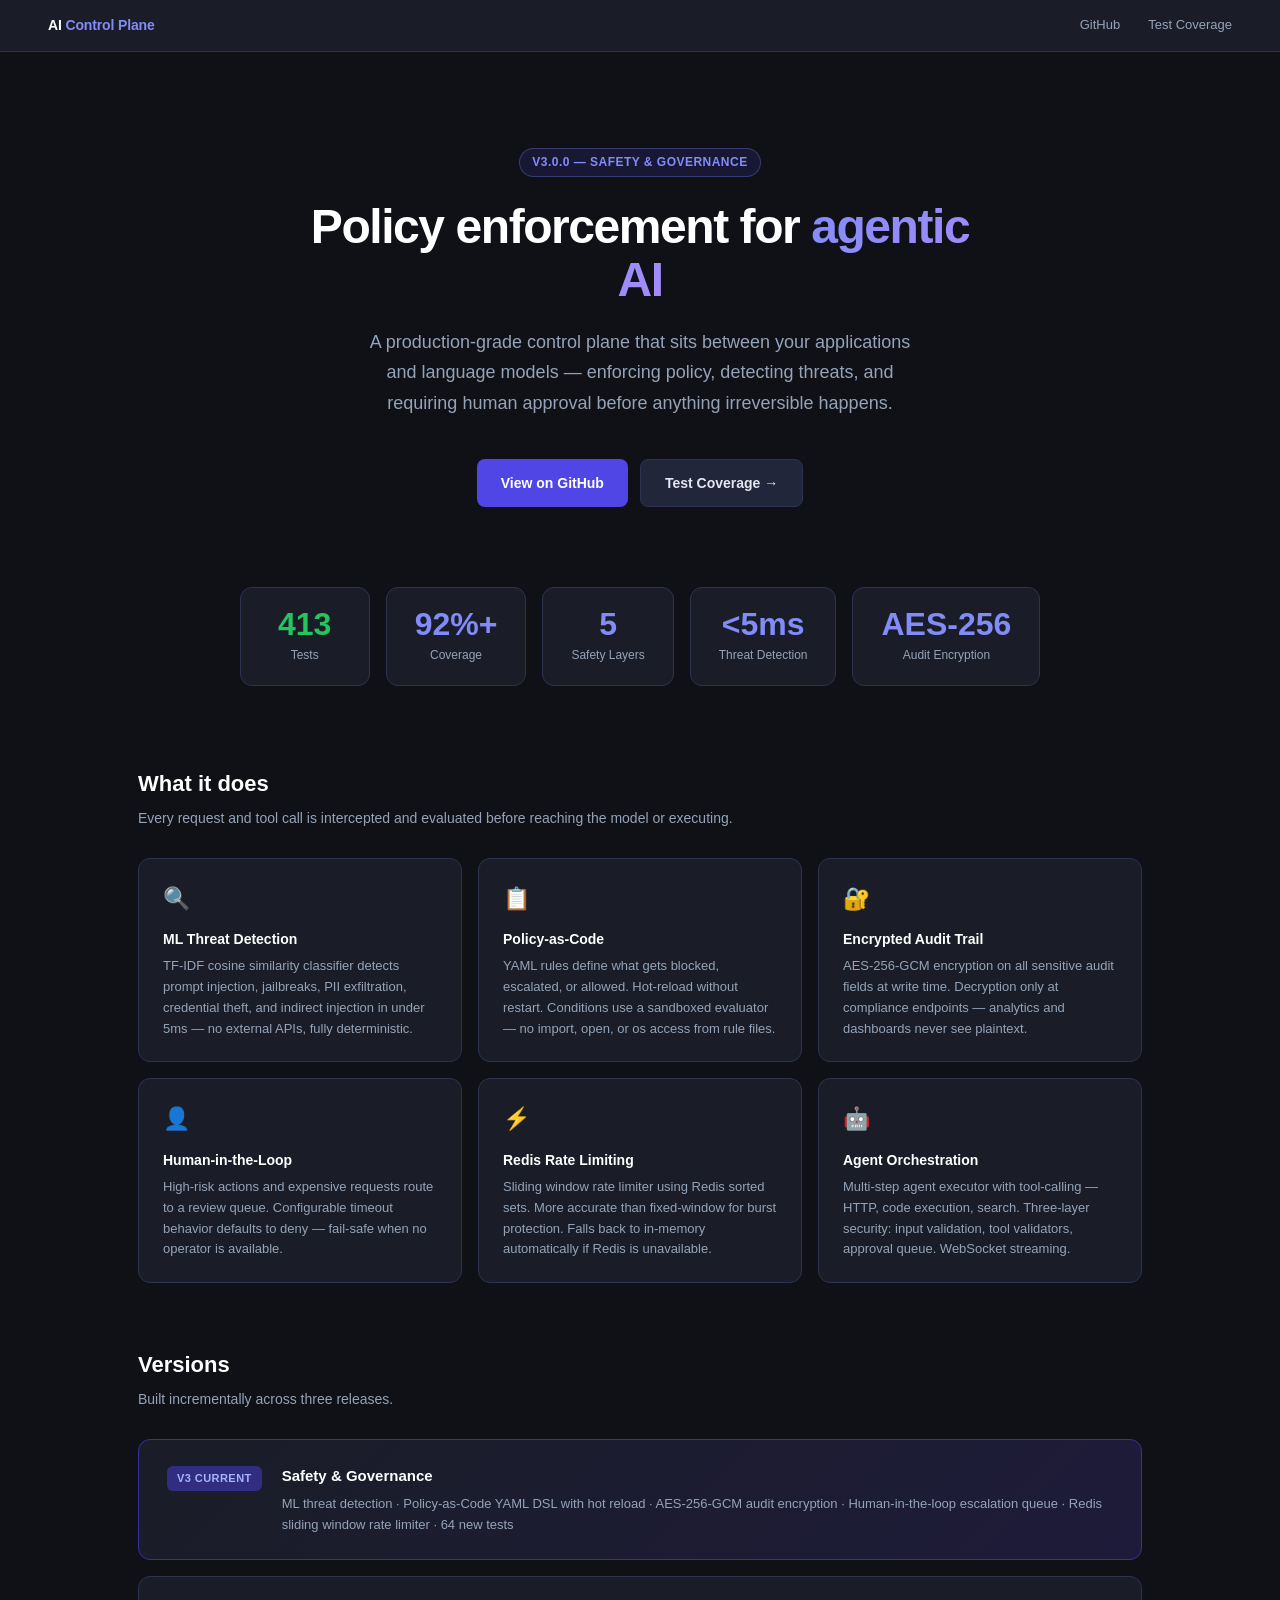
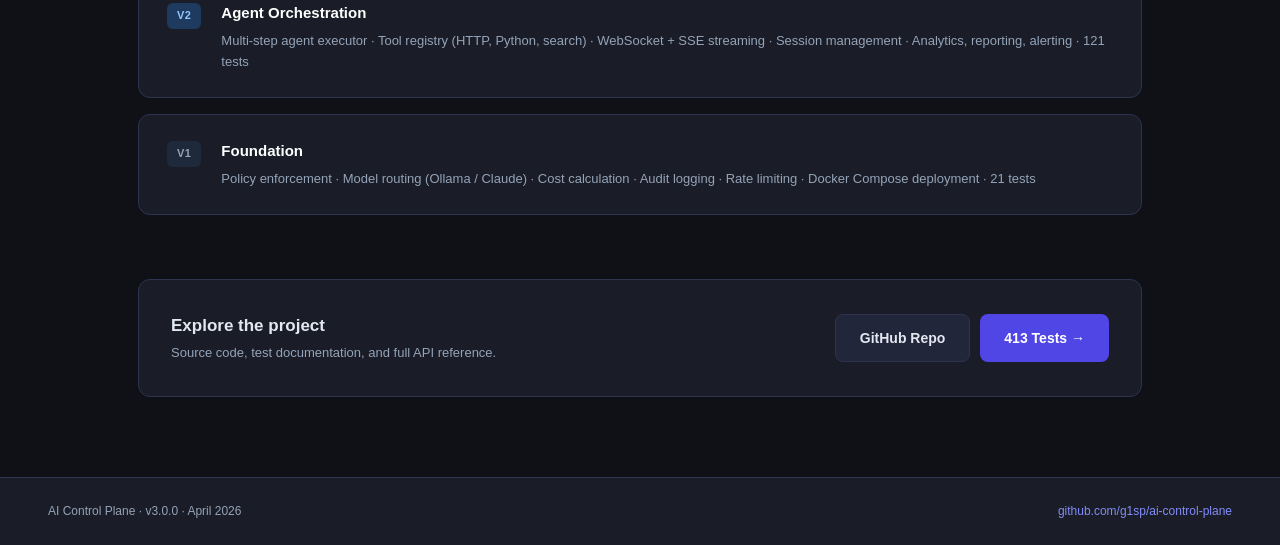
<file: docs/index.html>
<!DOCTYPE html>
<html lang="en">
<head>
  <meta charset="UTF-8" />
  <meta name="viewport" content="width=device-width, initial-scale=1.0" />
  <title>AI Control Plane</title>
  <style>
    :root {
      --bg: #0f1117;
      --surface: #1a1d27;
      --surface2: #22263a;
      --border: #2e3350;
      --accent: #4f46e5;
      --accent2: #818cf8;
      --green: #22c55e;
      --text: #e2e8f0;
      --muted: #94a3b8;
    }

    * { box-sizing: border-box; margin: 0; padding: 0; }

    body {
      background: var(--bg);
      color: var(--text);
      font-family: -apple-system, BlinkMacSystemFont, "Segoe UI", Roboto, sans-serif;
      font-size: 15px;
      line-height: 1.6;
      min-height: 100vh;
      display: flex;
      flex-direction: column;
    }

    nav {
      background: var(--surface);
      border-bottom: 1px solid var(--border);
      padding: 0 48px;
      height: 52px;
      display: flex;
      align-items: center;
      justify-content: space-between;
    }

    .nav-logo {
      font-size: 14px;
      font-weight: 700;
      color: #fff;
      letter-spacing: -0.01em;
    }

    .nav-logo span { color: var(--accent2); }

    nav a {
      color: var(--muted);
      text-decoration: none;
      font-size: 13px;
      transition: color 0.15s;
    }

    nav a:hover { color: #fff; }

    .nav-links { display: flex; gap: 28px; }

    hero {
      display: block;
      text-align: center;
      padding: 96px 24px 80px;
    }

    .hero-badge {
      display: inline-block;
      background: rgba(79,70,229,0.15);
      border: 1px solid rgba(129,140,248,0.3);
      color: var(--accent2);
      font-size: 12px;
      font-weight: 600;
      padding: 4px 12px;
      border-radius: 20px;
      margin-bottom: 24px;
      letter-spacing: 0.04em;
      text-transform: uppercase;
    }

    hero h1 {
      font-size: 48px;
      font-weight: 800;
      color: #fff;
      line-height: 1.1;
      letter-spacing: -0.03em;
      max-width: 700px;
      margin: 0 auto 20px;
    }

    hero h1 span {
      background: linear-gradient(135deg, #818cf8, #a78bfa);
      -webkit-background-clip: text;
      -webkit-text-fill-color: transparent;
      background-clip: text;
    }

    hero p {
      font-size: 18px;
      color: var(--muted);
      max-width: 560px;
      margin: 0 auto 40px;
      line-height: 1.7;
    }

    .hero-actions {
      display: flex;
      gap: 12px;
      justify-content: center;
      flex-wrap: wrap;
    }

    .btn {
      display: inline-flex;
      align-items: center;
      gap: 8px;
      padding: 12px 24px;
      border-radius: 8px;
      font-size: 14px;
      font-weight: 600;
      text-decoration: none;
      transition: all 0.15s;
    }

    .btn-primary {
      background: var(--accent);
      color: #fff;
    }

    .btn-primary:hover { background: #4338ca; }

    .btn-secondary {
      background: var(--surface2);
      color: var(--text);
      border: 1px solid var(--border);
    }

    .btn-secondary:hover { background: #2a2f4a; border-color: #4f46e5; }

    main {
      max-width: 1100px;
      margin: 0 auto;
      padding: 0 48px 80px;
      width: 100%;
      flex: 1;
    }

    .stats-row {
      display: flex;
      gap: 16px;
      justify-content: center;
      flex-wrap: wrap;
      margin-bottom: 80px;
    }

    .stat {
      background: var(--surface);
      border: 1px solid var(--border);
      border-radius: 12px;
      padding: 20px 28px;
      text-align: center;
      min-width: 130px;
    }

    .stat .num {
      font-size: 32px;
      font-weight: 800;
      color: #fff;
      line-height: 1;
    }

    .stat .num.green { color: var(--green); }
    .stat .num.blue { color: var(--accent2); }

    .stat .label {
      font-size: 12px;
      color: var(--muted);
      margin-top: 6px;
    }

    section h2 {
      font-size: 22px;
      font-weight: 700;
      color: #fff;
      margin-bottom: 6px;
    }

    section .section-sub {
      color: var(--muted);
      font-size: 14px;
      margin-bottom: 28px;
    }

    .version-row {
      display: flex;
      flex-direction: column;
      gap: 16px;
      margin-bottom: 64px;
    }

    .version-card {
      background: var(--surface);
      border: 1px solid var(--border);
      border-radius: 12px;
      padding: 24px 28px;
      display: flex;
      align-items: flex-start;
      gap: 20px;
    }

    .version-card.current {
      border-color: #3730a3;
      background: linear-gradient(135deg, #1a1d27 0%, #1e1b3a 100%);
    }

    .version-pill {
      font-size: 11px;
      font-weight: 700;
      padding: 4px 10px;
      border-radius: 6px;
      white-space: nowrap;
      flex-shrink: 0;
      margin-top: 2px;
      letter-spacing: 0.04em;
      text-transform: uppercase;
    }

    .pill-v1 { background: #1e293b; color: #94a3b8; }
    .pill-v2 { background: #1e3a5f; color: #93c5fd; }
    .pill-v3 { background: #312e81; color: #a5b4fc; }

    .version-content h3 {
      font-size: 15px;
      font-weight: 600;
      color: #fff;
      margin-bottom: 6px;
    }

    .version-content p {
      font-size: 13px;
      color: var(--muted);
      line-height: 1.6;
    }

    .feature-grid {
      display: grid;
      grid-template-columns: repeat(auto-fill, minmax(300px, 1fr));
      gap: 16px;
      margin-bottom: 64px;
    }

    .feature-card {
      background: var(--surface);
      border: 1px solid var(--border);
      border-radius: 12px;
      padding: 22px 24px;
    }

    .feature-icon {
      font-size: 22px;
      margin-bottom: 12px;
    }

    .feature-card h3 {
      font-size: 14px;
      font-weight: 600;
      color: #fff;
      margin-bottom: 6px;
    }

    .feature-card p {
      font-size: 13px;
      color: var(--muted);
      line-height: 1.6;
    }

    .links-section {
      background: var(--surface);
      border: 1px solid var(--border);
      border-radius: 12px;
      padding: 32px;
      display: flex;
      flex-wrap: wrap;
      gap: 16px;
      align-items: center;
      justify-content: space-between;
    }

    .links-section h2 {
      font-size: 17px;
      margin-bottom: 4px;
    }

    .links-section p {
      font-size: 13px;
      color: var(--muted);
    }

    .links-btns {
      display: flex;
      gap: 10px;
      flex-wrap: wrap;
    }

    footer {
      background: var(--surface);
      border-top: 1px solid var(--border);
      padding: 24px 48px;
      display: flex;
      justify-content: space-between;
      align-items: center;
      flex-wrap: wrap;
      gap: 12px;
    }

    footer span {
      font-size: 12px;
      color: var(--muted);
    }

    footer a {
      color: var(--accent2);
      text-decoration: none;
      font-size: 12px;
    }

    footer a:hover { text-decoration: underline; }
  </style>
</head>
<body>

<nav>
  <div class="nav-logo">AI <span>Control Plane</span></div>
  <div class="nav-links">
    <a href="https://github.com/g1sp/ai-control-plane">GitHub</a>
    <a href="test-coverage.html">Test Coverage</a>
  </div>
</nav>

<hero>
  <div class="hero-badge">v3.0.0 — Safety &amp; Governance</div>
  <h1>Policy enforcement for <span>agentic AI</span></h1>
  <p>A production-grade control plane that sits between your applications and language models — enforcing policy, detecting threats, and requiring human approval before anything irreversible happens.</p>
  <div class="hero-actions">
    <a href="https://github.com/g1sp/ai-control-plane" class="btn btn-primary">View on GitHub</a>
    <a href="test-coverage.html" class="btn btn-secondary">Test Coverage →</a>
  </div>
</hero>

<main>

  <div class="stats-row">
    <div class="stat"><div class="num green">413</div><div class="label">Tests</div></div>
    <div class="stat"><div class="num blue">92%+</div><div class="label">Coverage</div></div>
    <div class="stat"><div class="num blue">5</div><div class="label">Safety Layers</div></div>
    <div class="stat"><div class="num blue">&lt;5ms</div><div class="label">Threat Detection</div></div>
    <div class="stat"><div class="num blue">AES-256</div><div class="label">Audit Encryption</div></div>
  </div>

  <section>
    <h2>What it does</h2>
    <p class="section-sub">Every request and tool call is intercepted and evaluated before reaching the model or executing.</p>
    <div class="feature-grid">
      <div class="feature-card">
        <div class="feature-icon">🔍</div>
        <h3>ML Threat Detection</h3>
        <p>TF-IDF cosine similarity classifier detects prompt injection, jailbreaks, PII exfiltration, credential theft, and indirect injection in under 5ms — no external APIs, fully deterministic.</p>
      </div>
      <div class="feature-card">
        <div class="feature-icon">📋</div>
        <h3>Policy-as-Code</h3>
        <p>YAML rules define what gets blocked, escalated, or allowed. Hot-reload without restart. Conditions use a sandboxed evaluator — no import, open, or os access from rule files.</p>
      </div>
      <div class="feature-card">
        <div class="feature-icon">🔐</div>
        <h3>Encrypted Audit Trail</h3>
        <p>AES-256-GCM encryption on all sensitive audit fields at write time. Decryption only at compliance endpoints — analytics and dashboards never see plaintext.</p>
      </div>
      <div class="feature-card">
        <div class="feature-icon">👤</div>
        <h3>Human-in-the-Loop</h3>
        <p>High-risk actions and expensive requests route to a review queue. Configurable timeout behavior defaults to deny — fail-safe when no operator is available.</p>
      </div>
      <div class="feature-card">
        <div class="feature-icon">⚡</div>
        <h3>Redis Rate Limiting</h3>
        <p>Sliding window rate limiter using Redis sorted sets. More accurate than fixed-window for burst protection. Falls back to in-memory automatically if Redis is unavailable.</p>
      </div>
      <div class="feature-card">
        <div class="feature-icon">🤖</div>
        <h3>Agent Orchestration</h3>
        <p>Multi-step agent executor with tool-calling — HTTP, code execution, search. Three-layer security: input validation, tool validators, approval queue. WebSocket streaming.</p>
      </div>
    </div>
  </section>

  <section>
    <h2>Versions</h2>
    <p class="section-sub">Built incrementally across three releases.</p>
    <div class="version-row">
      <div class="version-card current">
        <span class="version-pill pill-v3">v3 Current</span>
        <div class="version-content">
          <h3>Safety &amp; Governance</h3>
          <p>ML threat detection · Policy-as-Code YAML DSL with hot reload · AES-256-GCM audit encryption · Human-in-the-loop escalation queue · Redis sliding window rate limiter · 64 new tests</p>
        </div>
      </div>
      <div class="version-card">
        <span class="version-pill pill-v2">v2</span>
        <div class="version-content">
          <h3>Agent Orchestration</h3>
          <p>Multi-step agent executor · Tool registry (HTTP, Python, search) · WebSocket + SSE streaming · Session management · Analytics, reporting, alerting · 121 tests</p>
        </div>
      </div>
      <div class="version-card">
        <span class="version-pill pill-v1">v1</span>
        <div class="version-content">
          <h3>Foundation</h3>
          <p>Policy enforcement · Model routing (Ollama / Claude) · Cost calculation · Audit logging · Rate limiting · Docker Compose deployment · 21 tests</p>
        </div>
      </div>
    </div>
  </section>

  <div class="links-section">
    <div>
      <h2>Explore the project</h2>
      <p>Source code, test documentation, and full API reference.</p>
    </div>
    <div class="links-btns">
      <a href="https://github.com/g1sp/ai-control-plane" class="btn btn-secondary">GitHub Repo</a>
      <a href="test-coverage.html" class="btn btn-primary">413 Tests →</a>
    </div>
  </div>

</main>

<footer>
  <span>AI Control Plane · v3.0.0 · April 2026</span>
  <a href="https://github.com/g1sp/ai-control-plane">github.com/g1sp/ai-control-plane</a>
</footer>

</body>
</html>
</file>
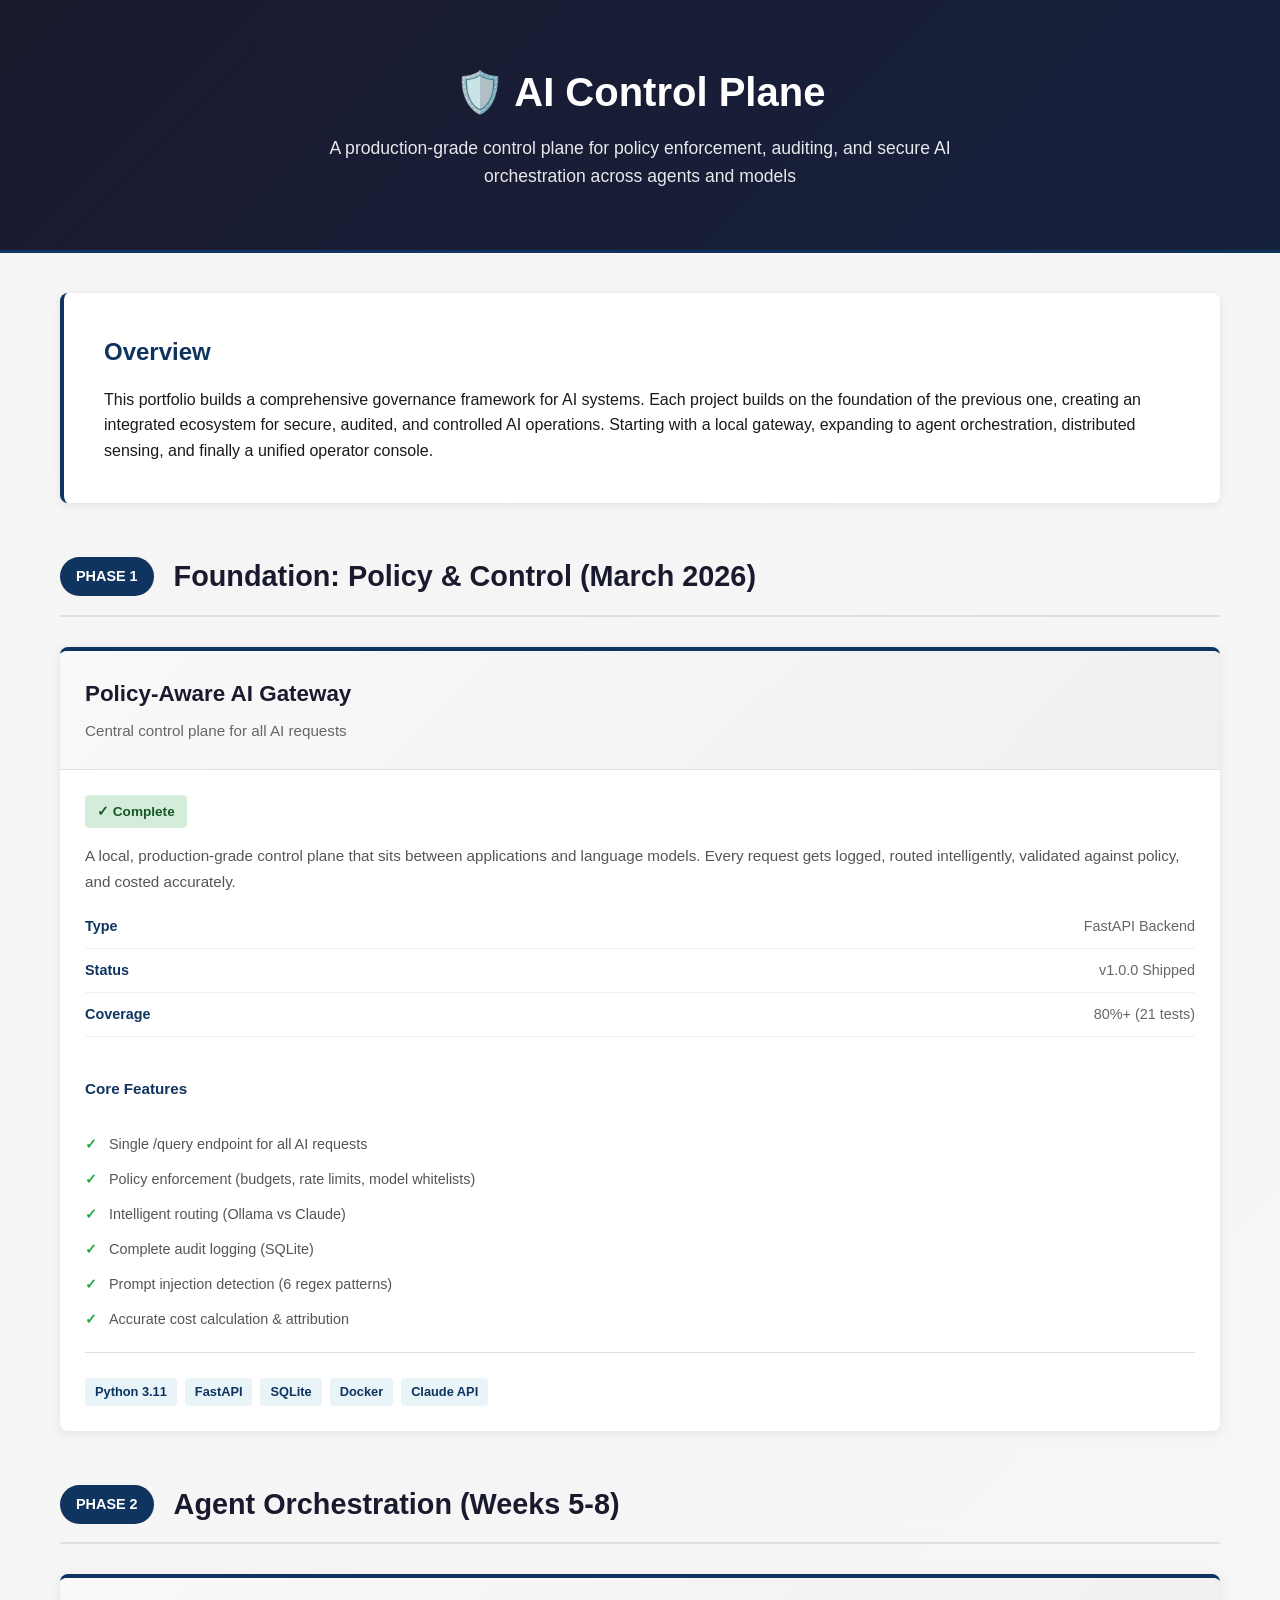
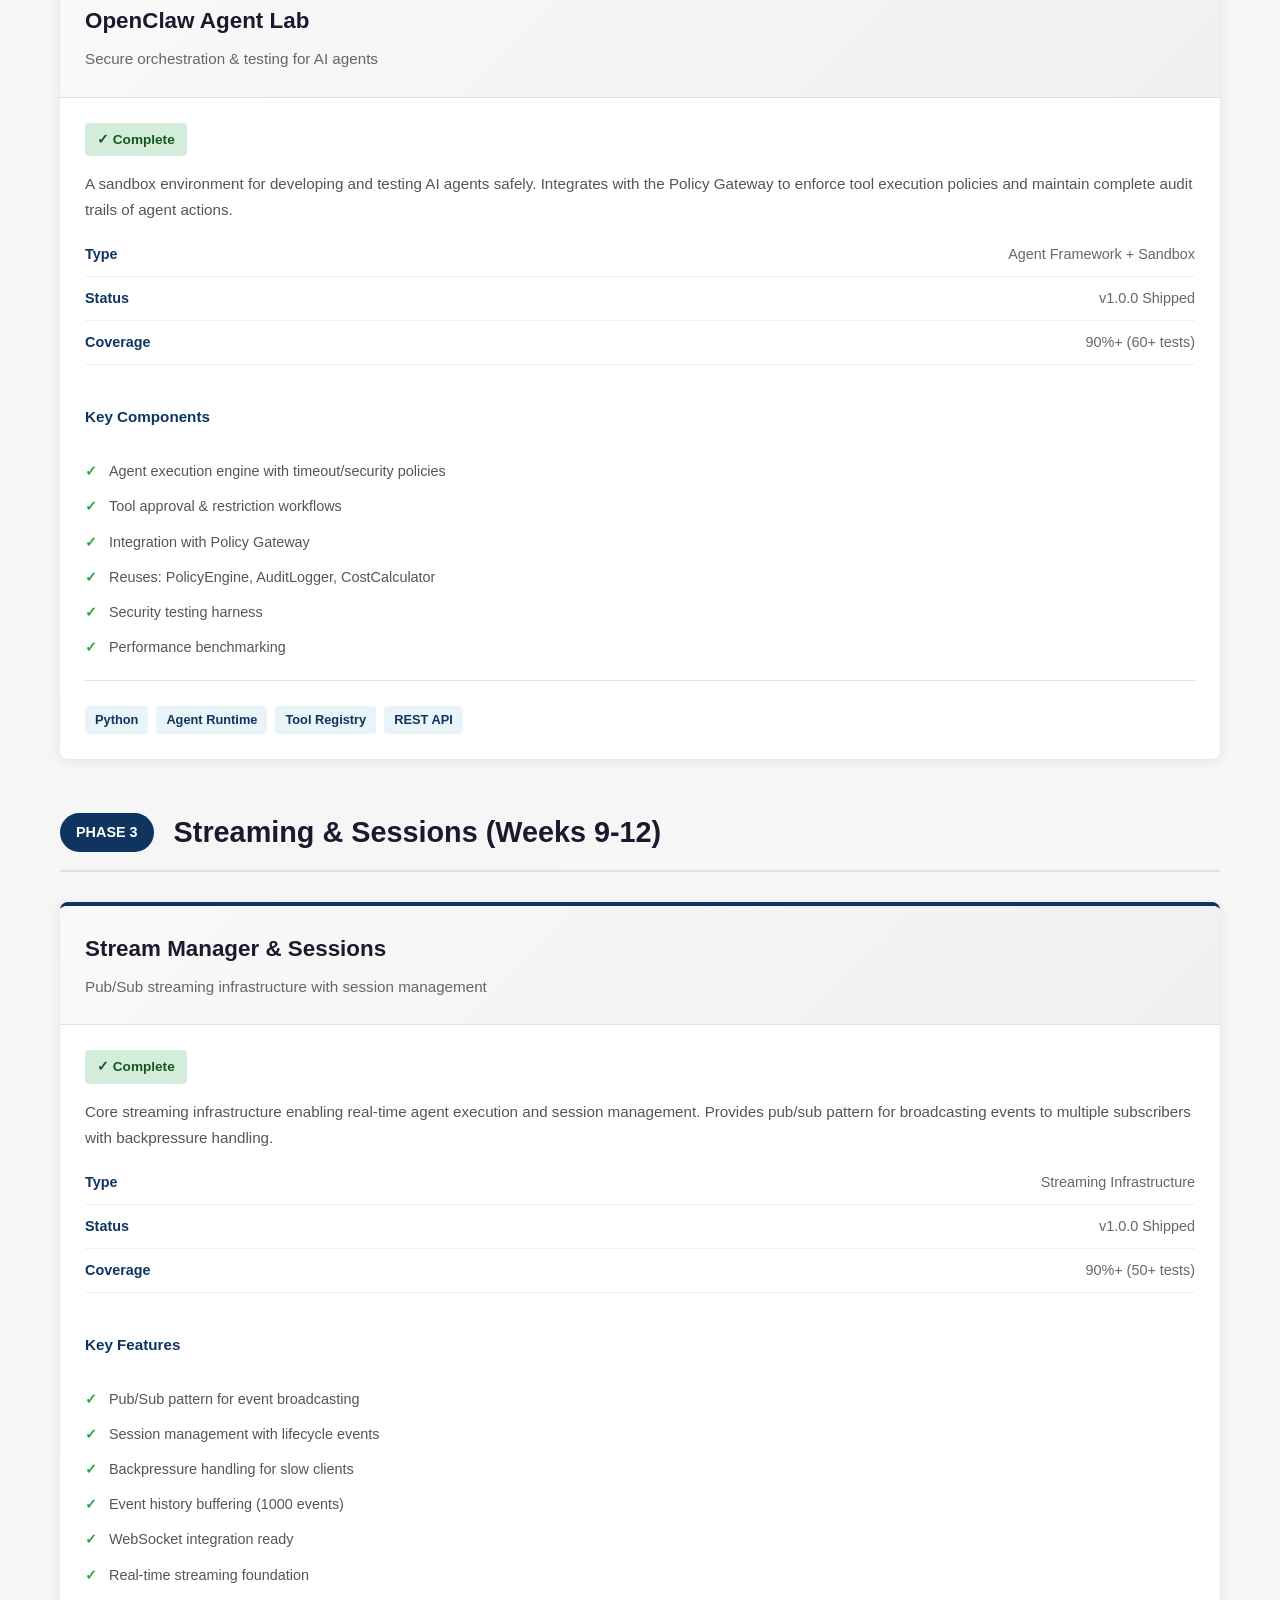
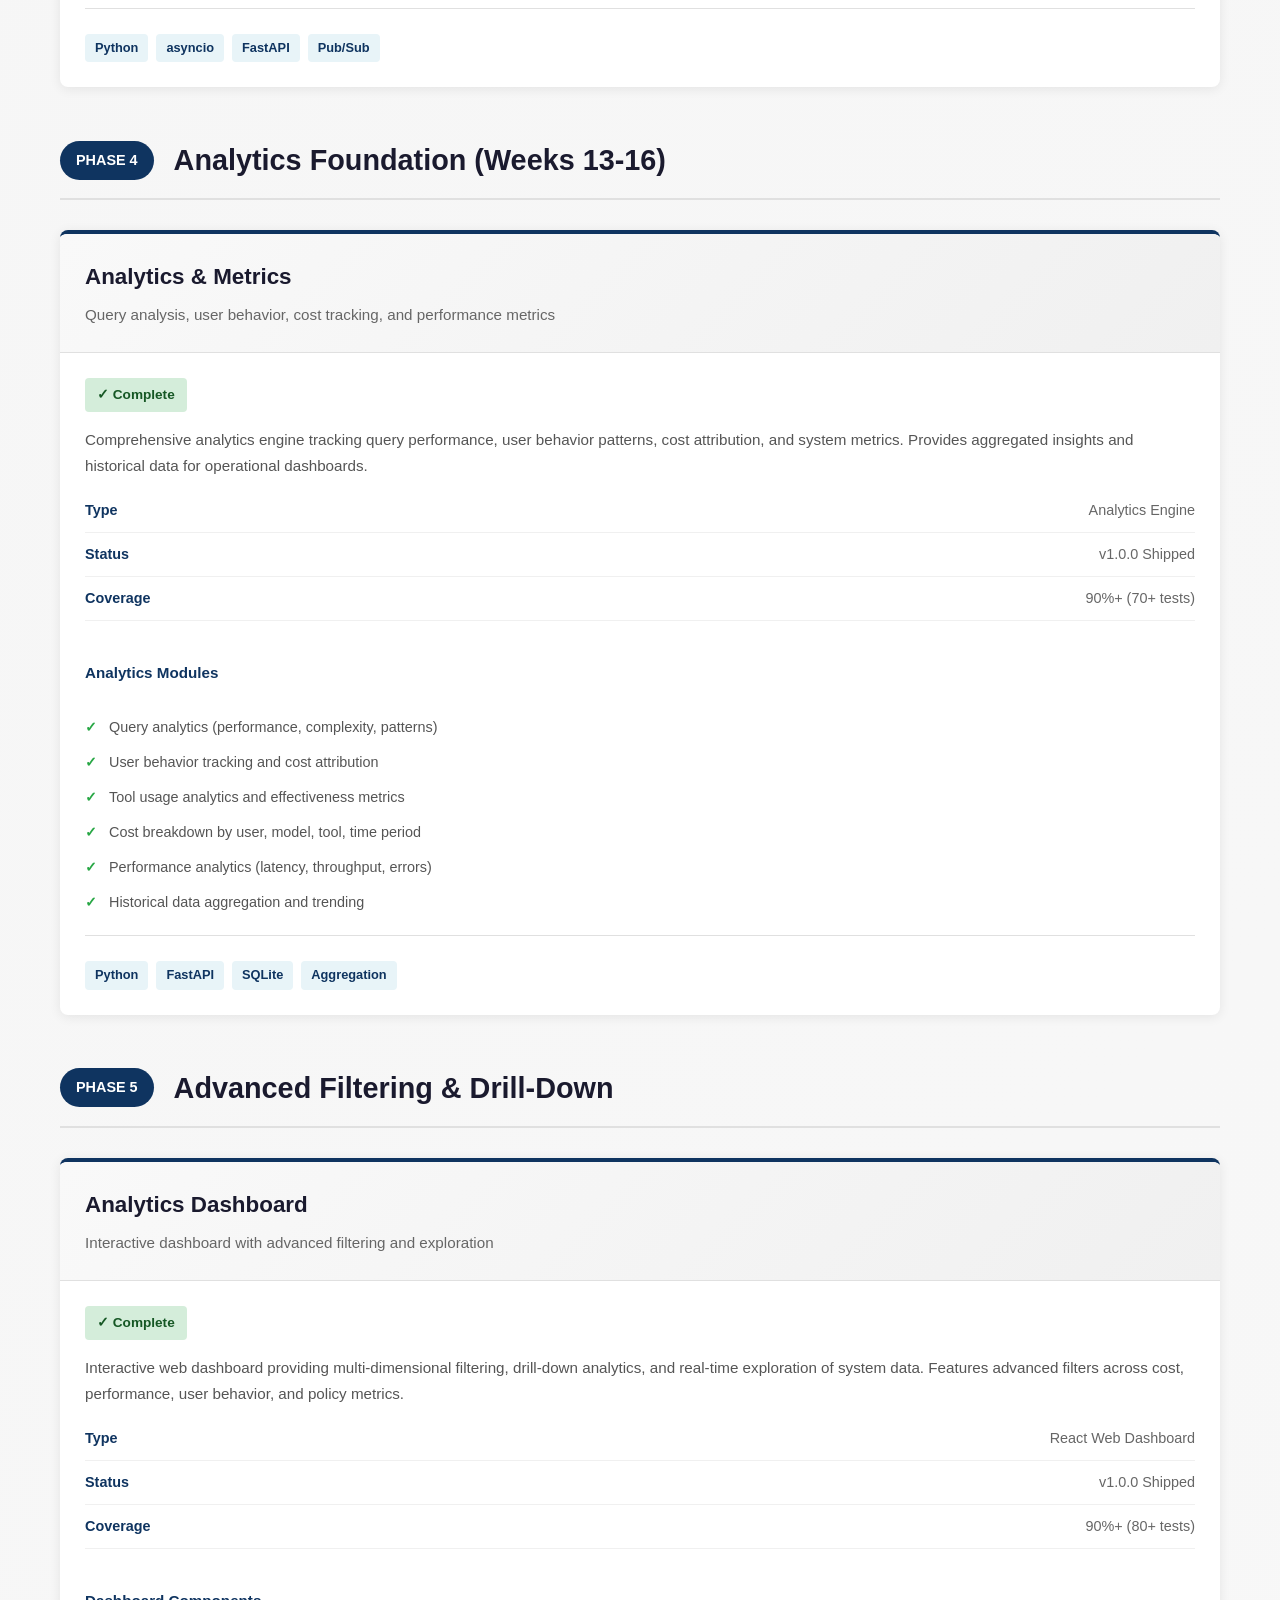
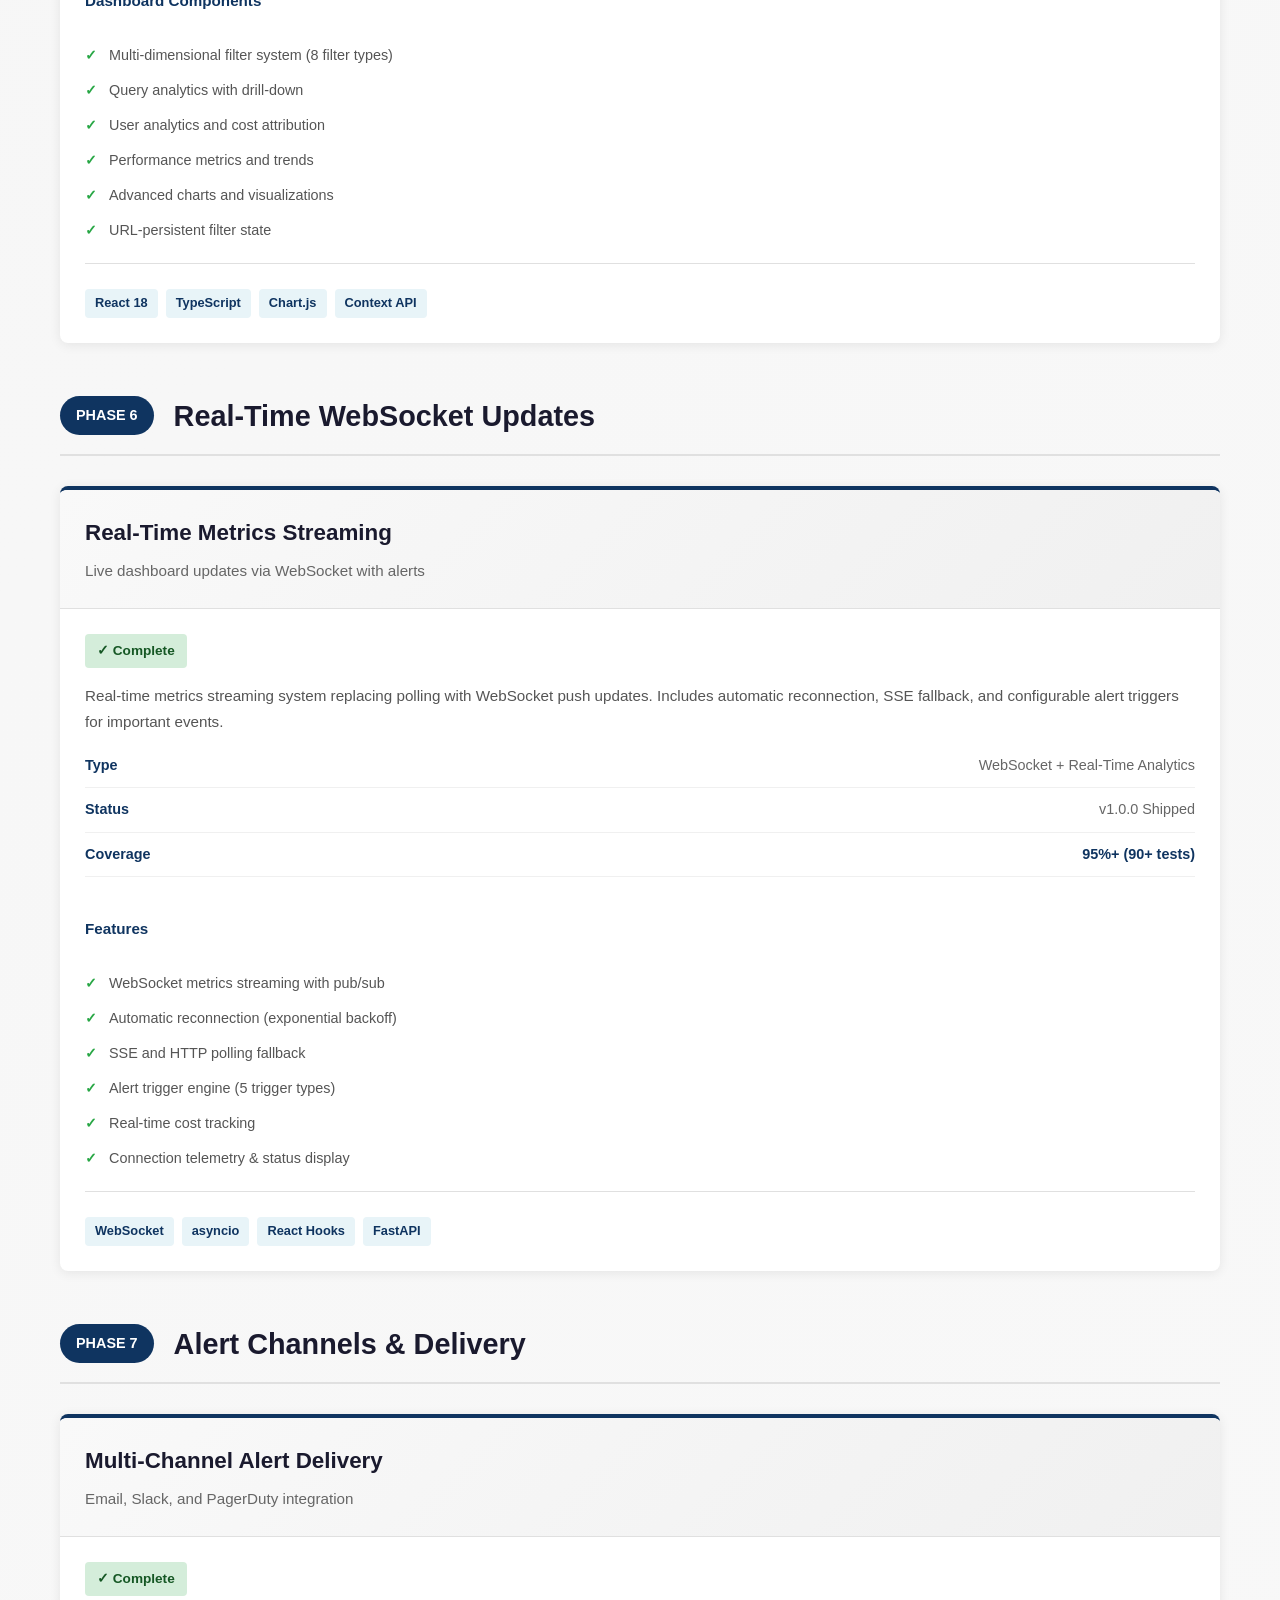
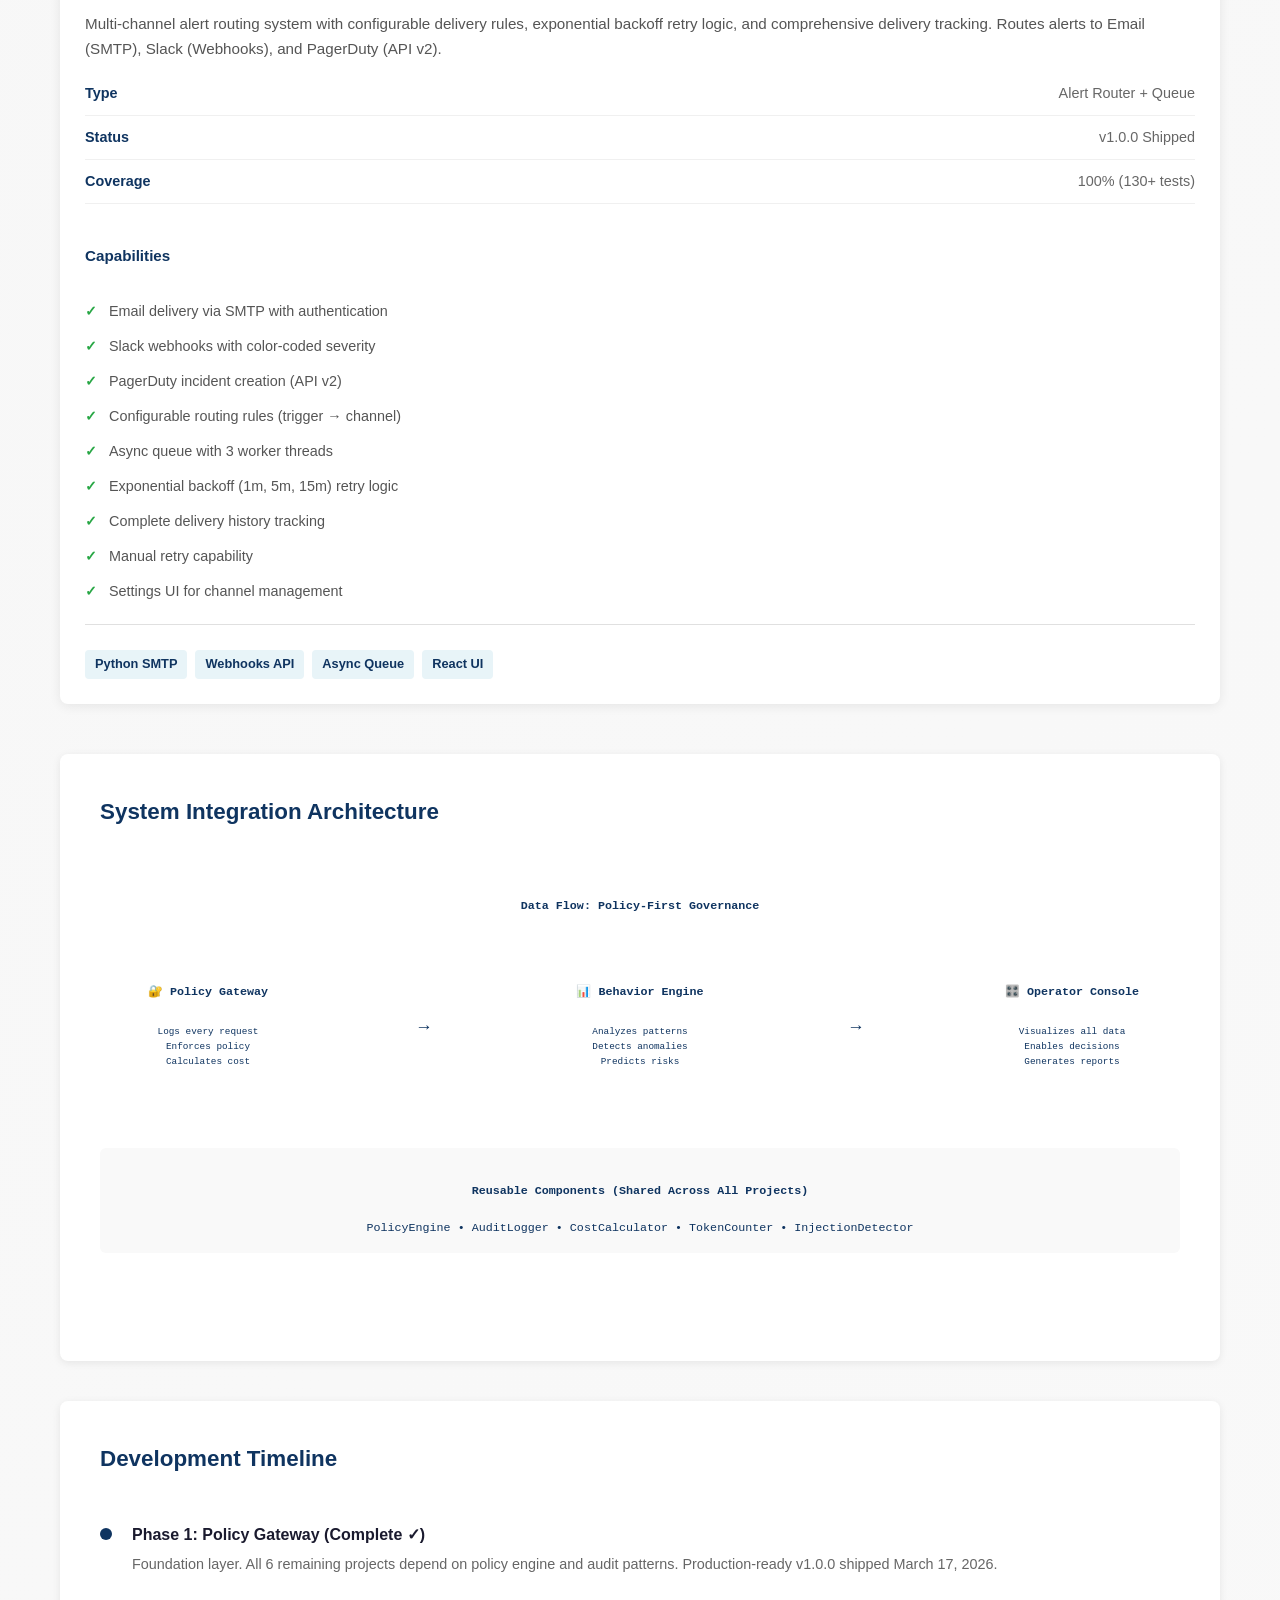
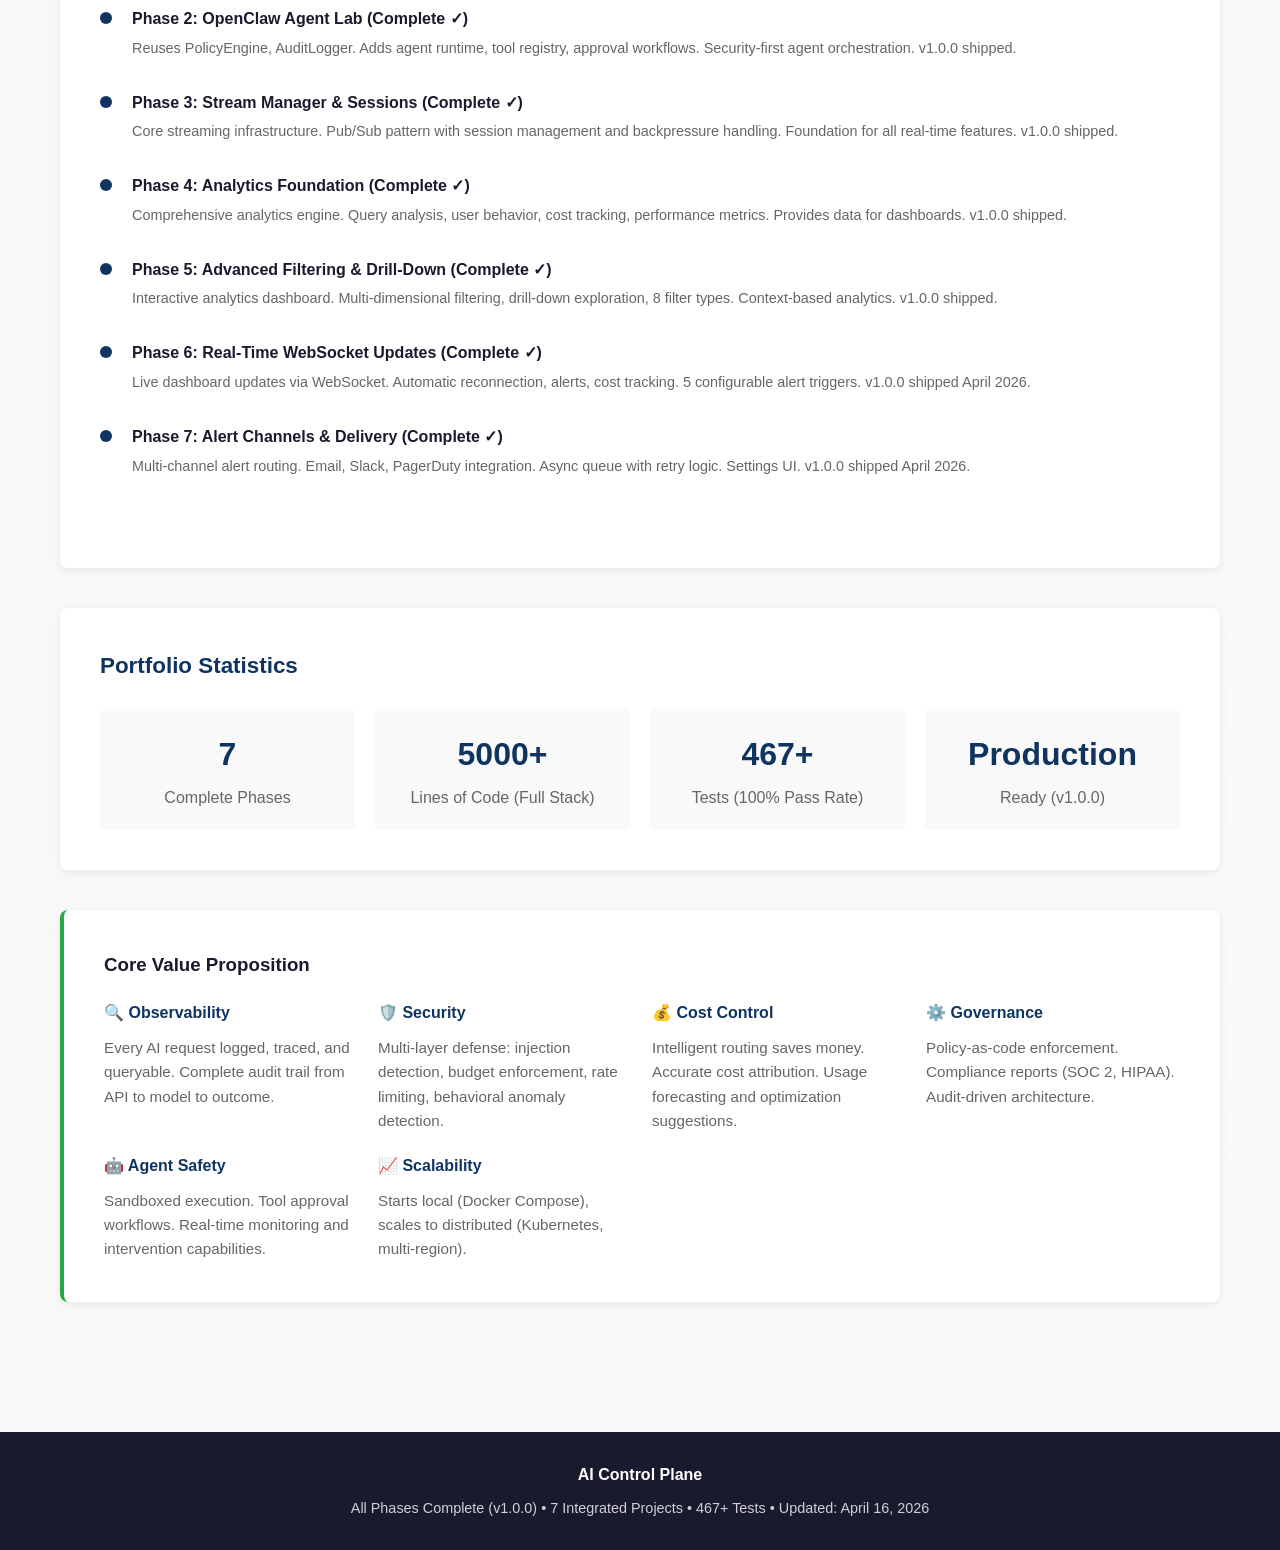
<file: projects.html>
<!DOCTYPE html>
<html lang="en">
<head>
    <meta charset="UTF-8">
    <meta name="viewport" content="width=device-width, initial-scale=1.0">
    <title>Portfolio: AI Governance & Control Systems</title>
    <style>
        * {
            margin: 0;
            padding: 0;
            box-sizing: border-box;
        }

        body {
            font-family: -apple-system, BlinkMacSystemFont, 'Segoe UI', Roboto, 'Helvetica Neue', Arial, sans-serif;
            line-height: 1.6;
            color: #1a1a1a;
            background: linear-gradient(135deg, #f5f5f5 0%, #f9f9f9 100%);
        }

        header {
            background: linear-gradient(135deg, #1a1a2e 0%, #16213e 100%);
            color: white;
            padding: 60px 20px;
            text-align: center;
            border-bottom: 3px solid #0f3460;
        }

        header h1 {
            font-size: 2.5em;
            margin-bottom: 10px;
            font-weight: 700;
        }

        header p {
            font-size: 1.1em;
            opacity: 0.9;
            max-width: 700px;
            margin: 0 auto;
        }

        .container {
            max-width: 1200px;
            margin: 0 auto;
            padding: 40px 20px;
        }

        .intro {
            background: white;
            padding: 40px;
            border-radius: 8px;
            margin-bottom: 50px;
            box-shadow: 0 2px 8px rgba(0, 0, 0, 0.08);
            border-left: 4px solid #0f3460;
        }

        .intro h2 {
            color: #0f3460;
            margin-bottom: 15px;
        }

        .phases {
            margin-bottom: 50px;
        }

        .phase-header {
            display: flex;
            align-items: center;
            margin-bottom: 30px;
            padding-bottom: 15px;
            border-bottom: 2px solid #e0e0e0;
        }

        .phase-badge {
            background: #0f3460;
            color: white;
            padding: 8px 16px;
            border-radius: 20px;
            font-weight: 600;
            margin-right: 20px;
            white-space: nowrap;
            font-size: 0.9em;
        }

        .phase-title {
            font-size: 1.8em;
            font-weight: 700;
            color: #1a1a2e;
        }

        .projects-grid {
            display: grid;
            grid-template-columns: repeat(auto-fit, minmax(350px, 1fr));
            gap: 25px;
            margin-bottom: 40px;
        }

        .project-card {
            background: white;
            border-radius: 8px;
            overflow: hidden;
            box-shadow: 0 2px 12px rgba(0, 0, 0, 0.08);
            transition: all 0.3s ease;
            border-top: 4px solid #0f3460;
            display: flex;
            flex-direction: column;
            height: 100%;
        }

        .project-card:hover {
            transform: translateY(-4px);
            box-shadow: 0 8px 24px rgba(0, 0, 0, 0.12);
        }

        .project-header {
            padding: 25px;
            background: linear-gradient(135deg, #f9f9f9 0%, #f0f0f0 100%);
            border-bottom: 1px solid #e0e0e0;
        }

        .project-header h3 {
            font-size: 1.4em;
            color: #1a1a2e;
            margin-bottom: 8px;
        }

        .project-tagline {
            font-size: 0.95em;
            color: #666;
            font-weight: 500;
        }

        .project-content {
            padding: 25px;
            flex-grow: 1;
            display: flex;
            flex-direction: column;
        }

        .project-status {
            display: inline-block;
            padding: 6px 12px;
            border-radius: 4px;
            font-size: 0.85em;
            font-weight: 600;
            margin-bottom: 15px;
            width: fit-content;
        }

        .status-complete {
            background: #d4edda;
            color: #155724;
        }

        .status-planned {
            background: #fff3cd;
            color: #856404;
        }

        .project-description {
            color: #555;
            margin-bottom: 20px;
            font-size: 0.95em;
            line-height: 1.7;
        }

        .project-details {
            margin-bottom: 15px;
            font-size: 0.9em;
        }

        .detail-row {
            display: flex;
            justify-content: space-between;
            margin-bottom: 10px;
            padding-bottom: 10px;
            border-bottom: 1px solid #f0f0f0;
        }

        .detail-label {
            font-weight: 600;
            color: #0f3460;
        }

        .detail-value {
            color: #666;
        }

        .features-list {
            list-style: none;
            margin: 15px 0;
            font-size: 0.9em;
        }

        .features-list li {
            padding: 6px 0;
            color: #555;
            padding-left: 24px;
            position: relative;
        }

        .features-list li:before {
            content: "✓";
            position: absolute;
            left: 0;
            color: #28a745;
            font-weight: bold;
        }

        .project-footer {
            margin-top: auto;
            padding-top: 15px;
            border-top: 1px solid #e0e0e0;
        }

        .tech-stack {
            display: flex;
            flex-wrap: wrap;
            gap: 8px;
            margin-top: 10px;
        }

        .tech-badge {
            background: #e8f4f8;
            color: #0f3460;
            padding: 4px 10px;
            border-radius: 4px;
            font-size: 0.8em;
            font-weight: 600;
        }

        .integration-diagram {
            background: white;
            padding: 40px;
            border-radius: 8px;
            margin-bottom: 40px;
            box-shadow: 0 2px 8px rgba(0, 0, 0, 0.08);
        }

        .integration-diagram h3 {
            color: #0f3460;
            margin-bottom: 25px;
            font-size: 1.4em;
        }

        .integration-visual {
            display: grid;
            grid-template-columns: repeat(3, 1fr);
            gap: 20px;
            margin-bottom: 20px;
        }

        .integration-box {
            background: linear-gradient(135deg, #f9f9f9 0%, #f0f0f0 100%);
            padding: 20px;
            border-radius: 6px;
            text-align: center;
            border: 2px solid #e0e0e0;
            position: relative;
        }

        .integration-box h4 {
            color: #0f3460;
            margin-bottom: 10px;
            font-size: 1.05em;
        }

        .integration-box p {
            font-size: 0.9em;
            color: #666;
        }

        .arrow {
            text-align: center;
            color: #0f3460;
            font-size: 1.5em;
            margin: 10px 0;
        }

        .timeline {
            position: relative;
            padding: 20px 0;
        }

        .timeline-item {
            display: flex;
            margin-bottom: 30px;
            position: relative;
        }

        .timeline-marker {
            width: 12px;
            height: 12px;
            background: #0f3460;
            border-radius: 50%;
            margin-top: 6px;
            margin-right: 20px;
            flex-shrink: 0;
        }

        .timeline-content {
            flex-grow: 1;
        }

        .timeline-content h4 {
            color: #1a1a2e;
            margin-bottom: 5px;
        }

        .timeline-content p {
            color: #666;
            font-size: 0.9em;
        }

        footer {
            background: #1a1a2e;
            color: white;
            padding: 30px 20px;
            text-align: center;
            margin-top: 50px;
        }

        @media (max-width: 768px) {
            header h1 {
                font-size: 1.8em;
            }

            .phase-title {
                font-size: 1.4em;
            }

            .projects-grid {
                grid-template-columns: 1fr;
            }

            .integration-visual {
                grid-template-columns: 1fr;
            }

            .phase-header {
                flex-direction: column;
                align-items: flex-start;
            }

            .phase-badge {
                margin-bottom: 10px;
            }
        }
    </style>
</head>
<body>
    <header>
        <h1>🛡️ AI Control Plane</h1>
        <p>A production-grade control plane for policy enforcement, auditing, and secure AI orchestration across agents and models</p>
    </header>

    <div class="container">
        <div class="intro">
            <h2>Overview</h2>
            <p>This portfolio builds a comprehensive governance framework for AI systems. Each project builds on the foundation of the previous one, creating an integrated ecosystem for secure, audited, and controlled AI operations. Starting with a local gateway, expanding to agent orchestration, distributed sensing, and finally a unified operator console.</p>
        </div>

        <!-- PHASE 1 -->
        <div class="phases">
            <div class="phase-header">
                <span class="phase-badge">PHASE 1</span>
                <h2 class="phase-title">Foundation: Policy & Control (March 2026)</h2>
            </div>

            <div class="projects-grid">
                <div class="project-card">
                    <div class="project-header">
                        <h3>Policy-Aware AI Gateway</h3>
                        <p class="project-tagline">Central control plane for all AI requests</p>
                    </div>
                    <div class="project-content">
                        <span class="project-status status-complete">✓ Complete</span>
                        <p class="project-description">
                            A local, production-grade control plane that sits between applications and language models. Every request gets logged, routed intelligently, validated against policy, and costed accurately.
                        </p>
                        <div class="project-details">
                            <div class="detail-row">
                                <span class="detail-label">Type</span>
                                <span class="detail-value">FastAPI Backend</span>
                            </div>
                            <div class="detail-row">
                                <span class="detail-label">Status</span>
                                <span class="detail-value">v1.0.0 Shipped</span>
                            </div>
                            <div class="detail-row">
                                <span class="detail-label">Coverage</span>
                                <span class="detail-value">80%+ (21 tests)</span>
                            </div>
                        </div>
                        <h4 style="color: #0f3460; font-size: 0.95em; margin: 15px 0 10px 0;">Core Features</h4>
                        <ul class="features-list">
                            <li>Single /query endpoint for all AI requests</li>
                            <li>Policy enforcement (budgets, rate limits, model whitelists)</li>
                            <li>Intelligent routing (Ollama vs Claude)</li>
                            <li>Complete audit logging (SQLite)</li>
                            <li>Prompt injection detection (6 regex patterns)</li>
                            <li>Accurate cost calculation & attribution</li>
                        </ul>
                        <div class="project-footer">
                            <div class="tech-stack">
                                <span class="tech-badge">Python 3.11</span>
                                <span class="tech-badge">FastAPI</span>
                                <span class="tech-badge">SQLite</span>
                                <span class="tech-badge">Docker</span>
                                <span class="tech-badge">Claude API</span>
                            </div>
                        </div>
                    </div>
                </div>
            </div>
        </div>

        <!-- PHASE 2 -->
        <div class="phases">
            <div class="phase-header">
                <span class="phase-badge">PHASE 2</span>
                <h2 class="phase-title">Agent Orchestration (Weeks 5-8)</h2>
            </div>

            <div class="projects-grid">
                <div class="project-card">
                    <div class="project-header">
                        <h3>OpenClaw Agent Lab</h3>
                        <p class="project-tagline">Secure orchestration & testing for AI agents</p>
                    </div>
                    <div class="project-content">
                        <span class="project-status status-complete">✓ Complete</span>
                        <p class="project-description">
                            A sandbox environment for developing and testing AI agents safely. Integrates with the Policy Gateway to enforce tool execution policies and maintain complete audit trails of agent actions.
                        </p>
                        <div class="project-details">
                            <div class="detail-row">
                                <span class="detail-label">Type</span>
                                <span class="detail-value">Agent Framework + Sandbox</span>
                            </div>
                            <div class="detail-row">
                                <span class="detail-label">Status</span>
                                <span class="detail-value">v1.0.0 Shipped</span>
                            </div>
                            <div class="detail-row">
                                <span class="detail-label">Coverage</span>
                                <span class="detail-value">90%+ (60+ tests)</span>
                            </div>
                        </div>
                        <h4 style="color: #0f3460; font-size: 0.95em; margin: 15px 0 10px 0;">Key Components</h4>
                        <ul class="features-list">
                            <li>Agent execution engine with timeout/security policies</li>
                            <li>Tool approval & restriction workflows</li>
                            <li>Integration with Policy Gateway</li>
                            <li>Reuses: PolicyEngine, AuditLogger, CostCalculator</li>
                            <li>Security testing harness</li>
                            <li>Performance benchmarking</li>
                        </ul>
                        <div class="project-footer">
                            <div class="tech-stack">
                                <span class="tech-badge">Python</span>
                                <span class="tech-badge">Agent Runtime</span>
                                <span class="tech-badge">Tool Registry</span>
                                <span class="tech-badge">REST API</span>
                            </div>
                        </div>
                    </div>
                </div>
            </div>
        </div>

        <!-- PHASE 3 -->
        <div class="phases">
            <div class="phase-header">
                <span class="phase-badge">PHASE 3</span>
                <h2 class="phase-title">Streaming & Sessions (Weeks 9-12)</h2>
            </div>

            <div class="projects-grid">
                <div class="project-card">
                    <div class="project-header">
                        <h3>Stream Manager & Sessions</h3>
                        <p class="project-tagline">Pub/Sub streaming infrastructure with session management</p>
                    </div>
                    <div class="project-content">
                        <span class="project-status status-complete">✓ Complete</span>
                        <p class="project-description">
                            Core streaming infrastructure enabling real-time agent execution and session management. Provides pub/sub pattern for broadcasting events to multiple subscribers with backpressure handling.
                        </p>
                        <div class="project-details">
                            <div class="detail-row">
                                <span class="detail-label">Type</span>
                                <span class="detail-value">Streaming Infrastructure</span>
                            </div>
                            <div class="detail-row">
                                <span class="detail-label">Status</span>
                                <span class="detail-value">v1.0.0 Shipped</span>
                            </div>
                            <div class="detail-row">
                                <span class="detail-label">Coverage</span>
                                <span class="detail-value">90%+ (50+ tests)</span>
                            </div>
                        </div>
                        <h4 style="color: #0f3460; font-size: 0.95em; margin: 15px 0 10px 0;">Key Features</h4>
                        <ul class="features-list">
                            <li>Pub/Sub pattern for event broadcasting</li>
                            <li>Session management with lifecycle events</li>
                            <li>Backpressure handling for slow clients</li>
                            <li>Event history buffering (1000 events)</li>
                            <li>WebSocket integration ready</li>
                            <li>Real-time streaming foundation</li>
                        </ul>
                        <div class="project-footer">
                            <div class="tech-stack">
                                <span class="tech-badge">Python</span>
                                <span class="tech-badge">asyncio</span>
                                <span class="tech-badge">FastAPI</span>
                                <span class="tech-badge">Pub/Sub</span>
                            </div>
                        </div>
                    </div>
                </div>
            </div>
        </div>

        <!-- PHASE 4 -->
        <div class="phases">
            <div class="phase-header">
                <span class="phase-badge">PHASE 4</span>
                <h2 class="phase-title">Analytics Foundation (Weeks 13-16)</h2>
            </div>

            <div class="projects-grid">
                <div class="project-card">
                    <div class="project-header">
                        <h3>Analytics & Metrics</h3>
                        <p class="project-tagline">Query analysis, user behavior, cost tracking, and performance metrics</p>
                    </div>
                    <div class="project-content">
                        <span class="project-status status-complete">✓ Complete</span>
                        <p class="project-description">
                            Comprehensive analytics engine tracking query performance, user behavior patterns, cost attribution, and system metrics. Provides aggregated insights and historical data for operational dashboards.
                        </p>
                        <div class="project-details">
                            <div class="detail-row">
                                <span class="detail-label">Type</span>
                                <span class="detail-value">Analytics Engine</span>
                            </div>
                            <div class="detail-row">
                                <span class="detail-label">Status</span>
                                <span class="detail-value">v1.0.0 Shipped</span>
                            </div>
                            <div class="detail-row">
                                <span class="detail-label">Coverage</span>
                                <span class="detail-value">90%+ (70+ tests)</span>
                            </div>
                        </div>
                        <h4 style="color: #0f3460; font-size: 0.95em; margin: 15px 0 10px 0;">Analytics Modules</h4>
                        <ul class="features-list">
                            <li>Query analytics (performance, complexity, patterns)</li>
                            <li>User behavior tracking and cost attribution</li>
                            <li>Tool usage analytics and effectiveness metrics</li>
                            <li>Cost breakdown by user, model, tool, time period</li>
                            <li>Performance analytics (latency, throughput, errors)</li>
                            <li>Historical data aggregation and trending</li>
                        </ul>
                        <div class="project-footer">
                            <div class="tech-stack">
                                <span class="tech-badge">Python</span>
                                <span class="tech-badge">FastAPI</span>
                                <span class="tech-badge">SQLite</span>
                                <span class="tech-badge">Aggregation</span>
                            </div>
                        </div>
                    </div>
                </div>
            </div>
        </div>

        <!-- PHASE 5 -->
        <div class="phases">
            <div class="phase-header">
                <span class="phase-badge">PHASE 5</span>
                <h2 class="phase-title">Advanced Filtering & Drill-Down</h2>
            </div>

            <div class="projects-grid">
                <div class="project-card">
                    <div class="project-header">
                        <h3>Analytics Dashboard</h3>
                        <p class="project-tagline">Interactive dashboard with advanced filtering and exploration</p>
                    </div>
                    <div class="project-content">
                        <span class="project-status status-complete">✓ Complete</span>
                        <p class="project-description">
                            Interactive web dashboard providing multi-dimensional filtering, drill-down analytics, and real-time exploration of system data. Features advanced filters across cost, performance, user behavior, and policy metrics.
                        </p>
                        <div class="project-details">
                            <div class="detail-row">
                                <span class="detail-label">Type</span>
                                <span class="detail-value">React Web Dashboard</span>
                            </div>
                            <div class="detail-row">
                                <span class="detail-label">Status</span>
                                <span class="detail-value">v1.0.0 Shipped</span>
                            </div>
                            <div class="detail-row">
                                <span class="detail-label">Coverage</span>
                                <span class="detail-value">90%+ (80+ tests)</span>
                            </div>
                        </div>
                        <h4 style="color: #0f3460; font-size: 0.95em; margin: 15px 0 10px 0;">Dashboard Components</h4>
                        <ul class="features-list">
                            <li>Multi-dimensional filter system (8 filter types)</li>
                            <li>Query analytics with drill-down</li>
                            <li>User analytics and cost attribution</li>
                            <li>Performance metrics and trends</li>
                            <li>Advanced charts and visualizations</li>
                            <li>URL-persistent filter state</li>
                        </ul>
                        <div class="project-footer">
                            <div class="tech-stack">
                                <span class="tech-badge">React 18</span>
                                <span class="tech-badge">TypeScript</span>
                                <span class="tech-badge">Chart.js</span>
                                <span class="tech-badge">Context API</span>
                            </div>
                        </div>
                    </div>
                </div>
            </div>
        </div>

        <!-- PHASE 6 -->
        <div class="phases">
            <div class="phase-header">
                <span class="phase-badge">PHASE 6</span>
                <h2 class="phase-title">Real-Time WebSocket Updates</h2>
            </div>

            <div class="projects-grid">
                <div class="project-card">
                    <div class="project-header">
                        <h3>Real-Time Metrics Streaming</h3>
                        <p class="project-tagline">Live dashboard updates via WebSocket with alerts</p>
                    </div>
                    <div class="project-content">
                        <span class="project-status status-complete">✓ Complete</span>
                        <p class="project-description">
                            Real-time metrics streaming system replacing polling with WebSocket push updates. Includes automatic reconnection, SSE fallback, and configurable alert triggers for important events.
                        </p>
                        <div class="project-details">
                            <div class="detail-row">
                                <span class="detail-label">Type</span>
                                <span class="detail-value">WebSocket + Real-Time Analytics</span>
                            </div>
                            <div class="detail-row">
                                <span class="detail-label">Status</span>
                                <span class="detail-value">v1.0.0 Shipped</span>
                            </div>
                            <div class="detail-row">
                                <span class="detail-label">Coverage</span>
                                <span class="detail-label">95%+ (90+ tests)</span>
                            </div>
                        </div>
                        <h4 style="color: #0f3460; font-size: 0.95em; margin: 15px 0 10px 0;">Features</h4>
                        <ul class="features-list">
                            <li>WebSocket metrics streaming with pub/sub</li>
                            <li>Automatic reconnection (exponential backoff)</li>
                            <li>SSE and HTTP polling fallback</li>
                            <li>Alert trigger engine (5 trigger types)</li>
                            <li>Real-time cost tracking</li>
                            <li>Connection telemetry & status display</li>
                        </ul>
                        <div class="project-footer">
                            <div class="tech-stack">
                                <span class="tech-badge">WebSocket</span>
                                <span class="tech-badge">asyncio</span>
                                <span class="tech-badge">React Hooks</span>
                                <span class="tech-badge">FastAPI</span>
                            </div>
                        </div>
                    </div>
                </div>
            </div>
        </div>

        <!-- PHASE 7 -->
        <div class="phases">
            <div class="phase-header">
                <span class="phase-badge">PHASE 7</span>
                <h2 class="phase-title">Alert Channels & Delivery</h2>
            </div>

            <div class="projects-grid">
                <div class="project-card">
                    <div class="project-header">
                        <h3>Multi-Channel Alert Delivery</h3>
                        <p class="project-tagline">Email, Slack, and PagerDuty integration</p>
                    </div>
                    <div class="project-content">
                        <span class="project-status status-complete">✓ Complete</span>
                        <p class="project-description">
                            Multi-channel alert routing system with configurable delivery rules, exponential backoff retry logic, and comprehensive delivery tracking. Routes alerts to Email (SMTP), Slack (Webhooks), and PagerDuty (API v2).
                        </p>
                        <div class="project-details">
                            <div class="detail-row">
                                <span class="detail-label">Type</span>
                                <span class="detail-value">Alert Router + Queue</span>
                            </div>
                            <div class="detail-row">
                                <span class="detail-label">Status</span>
                                <span class="detail-value">v1.0.0 Shipped</span>
                            </div>
                            <div class="detail-row">
                                <span class="detail-label">Coverage</span>
                                <span class="detail-value">100% (130+ tests)</span>
                            </div>
                        </div>
                        <h4 style="color: #0f3460; font-size: 0.95em; margin: 15px 0 10px 0;">Capabilities</h4>
                        <ul class="features-list">
                            <li>Email delivery via SMTP with authentication</li>
                            <li>Slack webhooks with color-coded severity</li>
                            <li>PagerDuty incident creation (API v2)</li>
                            <li>Configurable routing rules (trigger → channel)</li>
                            <li>Async queue with 3 worker threads</li>
                            <li>Exponential backoff (1m, 5m, 15m) retry logic</li>
                            <li>Complete delivery history tracking</li>
                            <li>Manual retry capability</li>
                            <li>Settings UI for channel management</li>
                        </ul>
                        <div class="project-footer">
                            <div class="tech-stack">
                                <span class="tech-badge">Python SMTP</span>
                                <span class="tech-badge">Webhooks API</span>
                                <span class="tech-badge">Async Queue</span>
                                <span class="tech-badge">React UI</span>
                            </div>
                        </div>
                    </div>
                </div>
            </div>
        </div>

        <!-- Integration Diagram -->
        <div class="integration-diagram">
            <h3>System Integration Architecture</h3>
            <div style="text-align: center; margin: 30px 0; font-family: monospace; white-space: pre-line; color: #0f3460; font-size: 0.9em;">
                <div style="margin-bottom: 30px;">
                    <strong>Data Flow: Policy-First Governance</strong>
                </div>
                <div style="display: flex; justify-content: space-around; align-items: center; margin-bottom: 20px;">
                    <div style="flex: 1; text-align: center;">
                        <div style="font-weight: bold; color: #0f3460;">🔐 Policy Gateway</div>
                        <div style="font-size: 0.8em; margin-top: 5px;">Logs every request<br/>Enforces policy<br/>Calculates cost</div>
                    </div>
                    <div style="flex: 1; color: #0f3460; font-size: 1.5em;">→</div>
                    <div style="flex: 1; text-align: center;">
                        <div style="font-weight: bold; color: #0f3460;">📊 Behavior Engine</div>
                        <div style="font-size: 0.8em; margin-top: 5px;">Analyzes patterns<br/>Detects anomalies<br/>Predicts risks</div>
                    </div>
                    <div style="flex: 1; color: #0f3460; font-size: 1.5em;">→</div>
                    <div style="flex: 1; text-align: center;">
                        <div style="font-weight: bold; color: #0f3460;">🎛️ Operator Console</div>
                        <div style="font-size: 0.8em; margin-top: 5px;">Visualizes all data<br/>Enables decisions<br/>Generates reports</div>
                    </div>
                </div>
                <div style="background: #f9f9f9; padding: 15px; border-radius: 6px; margin: 20px 0;">
                    <strong>Reusable Components (Shared Across All Projects)</strong><br/>
                    PolicyEngine • AuditLogger • CostCalculator • TokenCounter • InjectionDetector
                </div>
            </div>
        </div>

        <!-- Timeline -->
        <div class="integration-diagram">
            <h3>Development Timeline</h3>
            <div class="timeline">
                <div class="timeline-item">
                    <div class="timeline-marker"></div>
                    <div class="timeline-content">
                        <h4>Phase 1: Policy Gateway (Complete ✓)</h4>
                        <p>Foundation layer. All 6 remaining projects depend on policy engine and audit patterns. Production-ready v1.0.0 shipped March 17, 2026.</p>
                    </div>
                </div>
                <div class="timeline-item">
                    <div class="timeline-marker"></div>
                    <div class="timeline-content">
                        <h4>Phase 2: OpenClaw Agent Lab (Complete ✓)</h4>
                        <p>Reuses PolicyEngine, AuditLogger. Adds agent runtime, tool registry, approval workflows. Security-first agent orchestration. v1.0.0 shipped.</p>
                    </div>
                </div>
                <div class="timeline-item">
                    <div class="timeline-marker"></div>
                    <div class="timeline-content">
                        <h4>Phase 3: Stream Manager & Sessions (Complete ✓)</h4>
                        <p>Core streaming infrastructure. Pub/Sub pattern with session management and backpressure handling. Foundation for all real-time features. v1.0.0 shipped.</p>
                    </div>
                </div>
                <div class="timeline-item">
                    <div class="timeline-marker"></div>
                    <div class="timeline-content">
                        <h4>Phase 4: Analytics Foundation (Complete ✓)</h4>
                        <p>Comprehensive analytics engine. Query analysis, user behavior, cost tracking, performance metrics. Provides data for dashboards. v1.0.0 shipped.</p>
                    </div>
                </div>
                <div class="timeline-item">
                    <div class="timeline-marker"></div>
                    <div class="timeline-content">
                        <h4>Phase 5: Advanced Filtering & Drill-Down (Complete ✓)</h4>
                        <p>Interactive analytics dashboard. Multi-dimensional filtering, drill-down exploration, 8 filter types. Context-based analytics. v1.0.0 shipped.</p>
                    </div>
                </div>
                <div class="timeline-item">
                    <div class="timeline-marker"></div>
                    <div class="timeline-content">
                        <h4>Phase 6: Real-Time WebSocket Updates (Complete ✓)</h4>
                        <p>Live dashboard updates via WebSocket. Automatic reconnection, alerts, cost tracking. 5 configurable alert triggers. v1.0.0 shipped April 2026.</p>
                    </div>
                </div>
                <div class="timeline-item">
                    <div class="timeline-marker"></div>
                    <div class="timeline-content">
                        <h4>Phase 7: Alert Channels & Delivery (Complete ✓)</h4>
                        <p>Multi-channel alert routing. Email, Slack, PagerDuty integration. Async queue with retry logic. Settings UI. v1.0.0 shipped April 2026.</p>
                    </div>
                </div>
            </div>
        </div>

        <!-- Key Stats -->
        <div class="integration-diagram">
            <h3>Portfolio Statistics</h3>
            <div style="display: grid; grid-template-columns: repeat(auto-fit, minmax(200px, 1fr)); gap: 20px;">
                <div style="text-align: center; padding: 20px; background: #f9f9f9; border-radius: 6px;">
                    <div style="font-size: 2em; font-weight: bold; color: #0f3460;">7</div>
                    <div style="color: #666; margin-top: 5px;">Complete Phases</div>
                </div>
                <div style="text-align: center; padding: 20px; background: #f9f9f9; border-radius: 6px;">
                    <div style="font-size: 2em; font-weight: bold; color: #0f3460;">5000+</div>
                    <div style="color: #666; margin-top: 5px;">Lines of Code (Full Stack)</div>
                </div>
                <div style="text-align: center; padding: 20px; background: #f9f9f9; border-radius: 6px;">
                    <div style="font-size: 2em; font-weight: bold; color: #0f3460;">467+</div>
                    <div style="color: #666; margin-top: 5px;">Tests (100% Pass Rate)</div>
                </div>
                <div style="text-align: center; padding: 20px; background: #f9f9f9; border-radius: 6px;">
                    <div style="font-size: 2em; font-weight: bold; color: #0f3460;">Production</div>
                    <div style="color: #666; margin-top: 5px;">Ready (v1.0.0)</div>
                </div>
            </div>
        </div>

        <!-- Key Values -->
        <div style="background: white; padding: 40px; border-radius: 8px; margin-bottom: 40px; box-shadow: 0 2px 8px rgba(0, 0, 0, 0.08); border-left: 4px solid #28a745;">
            <h3 style="color: #1a1a2e; margin-bottom: 20px;">Core Value Proposition</h3>
            <div style="display: grid; grid-template-columns: repeat(auto-fit, minmax(250px, 1fr)); gap: 20px;">
                <div>
                    <h4 style="color: #0f3460; margin-bottom: 10px;">🔍 Observability</h4>
                    <p style="color: #666; font-size: 0.95em;">Every AI request logged, traced, and queryable. Complete audit trail from API to model to outcome.</p>
                </div>
                <div>
                    <h4 style="color: #0f3460; margin-bottom: 10px;">🛡️ Security</h4>
                    <p style="color: #666; font-size: 0.95em;">Multi-layer defense: injection detection, budget enforcement, rate limiting, behavioral anomaly detection.</p>
                </div>
                <div>
                    <h4 style="color: #0f3460; margin-bottom: 10px;">💰 Cost Control</h4>
                    <p style="color: #666; font-size: 0.95em;">Intelligent routing saves money. Accurate cost attribution. Usage forecasting and optimization suggestions.</p>
                </div>
                <div>
                    <h4 style="color: #0f3460; margin-bottom: 10px;">⚙️ Governance</h4>
                    <p style="color: #666; font-size: 0.95em;">Policy-as-code enforcement. Compliance reports (SOC 2, HIPAA). Audit-driven architecture.</p>
                </div>
                <div>
                    <h4 style="color: #0f3460; margin-bottom: 10px;">🤖 Agent Safety</h4>
                    <p style="color: #666; font-size: 0.95em;">Sandboxed execution. Tool approval workflows. Real-time monitoring and intervention capabilities.</p>
                </div>
                <div>
                    <h4 style="color: #0f3460; margin-bottom: 10px;">📈 Scalability</h4>
                    <p style="color: #666; font-size: 0.95em;">Starts local (Docker Compose), scales to distributed (Kubernetes, multi-region).</p>
                </div>
            </div>
        </div>

    </div>

    <footer>
        <p style="margin-bottom: 10px;"><strong>AI Control Plane</strong></p>
        <p style="font-size: 0.9em; opacity: 0.8;">All Phases Complete (v1.0.0) • 7 Integrated Projects • 467+ Tests • Updated: April 16, 2026</p>
    </footer>
</body>
</html>
</file>
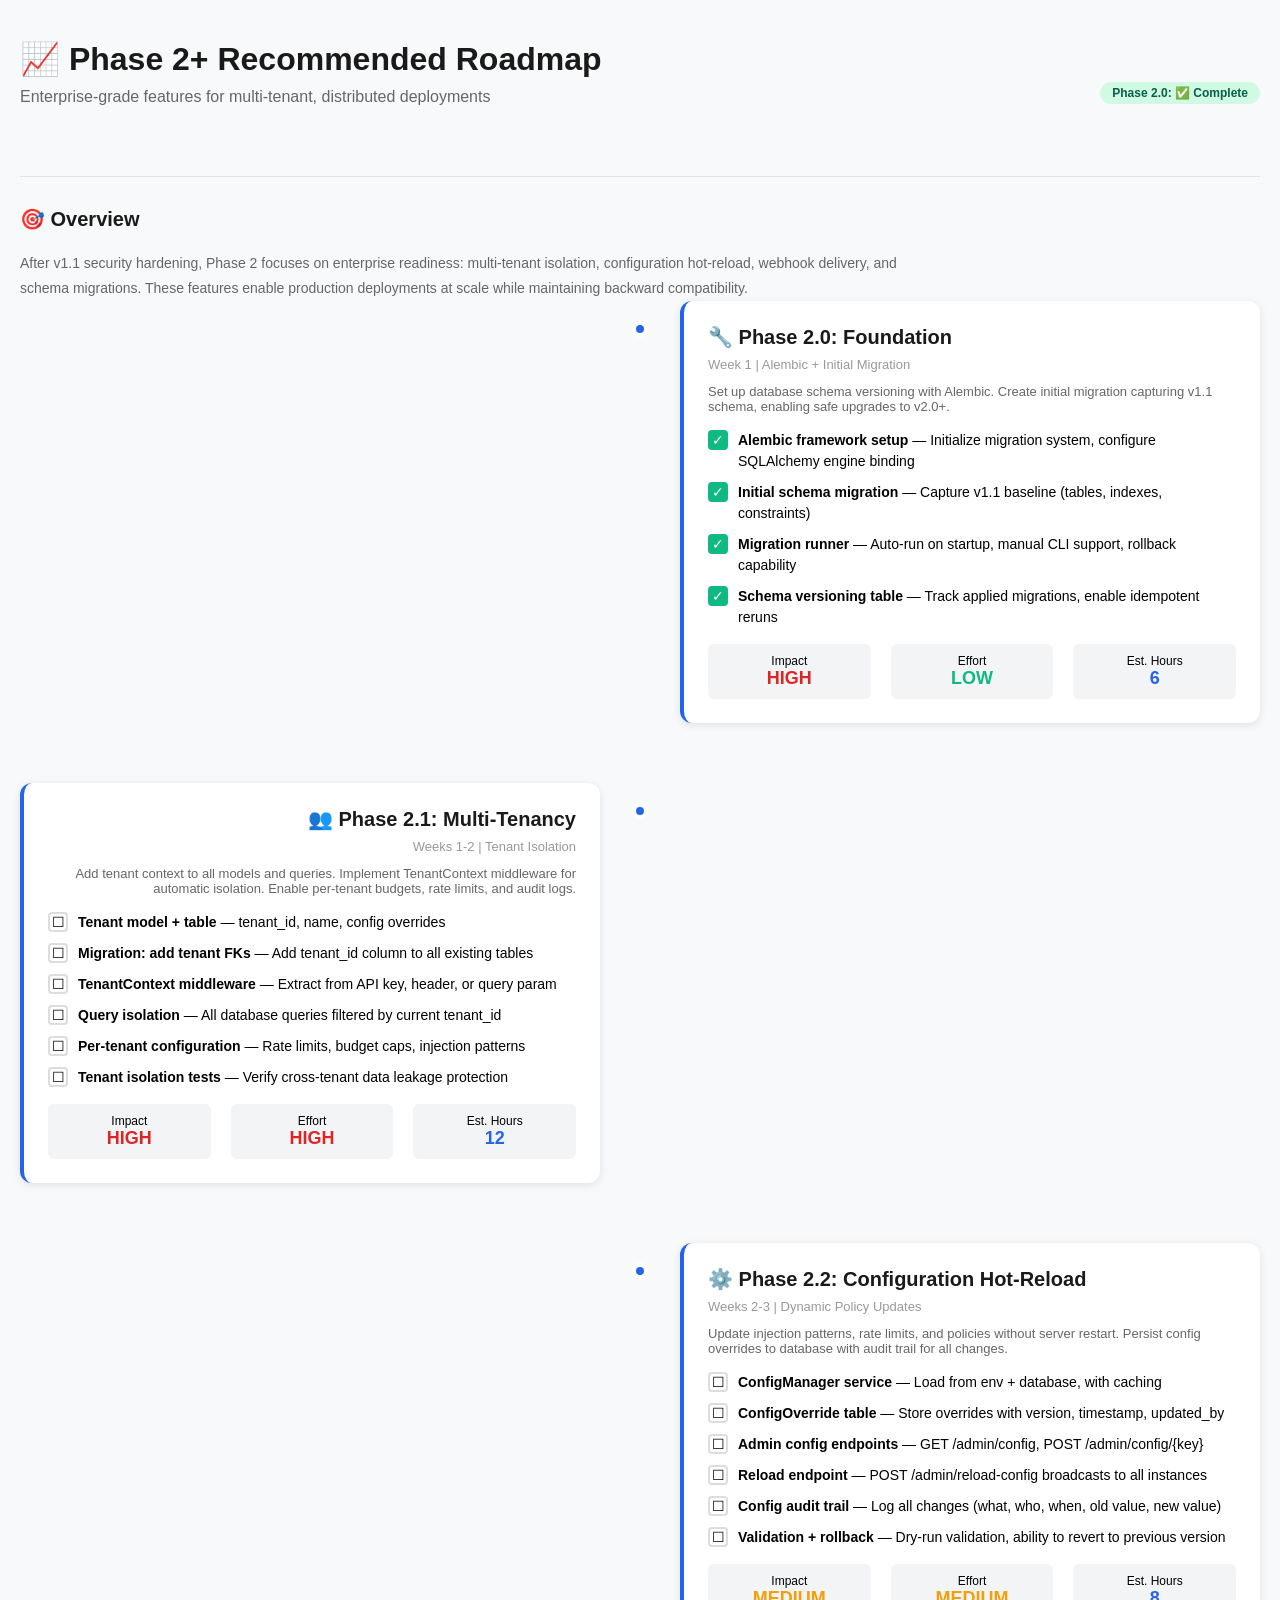
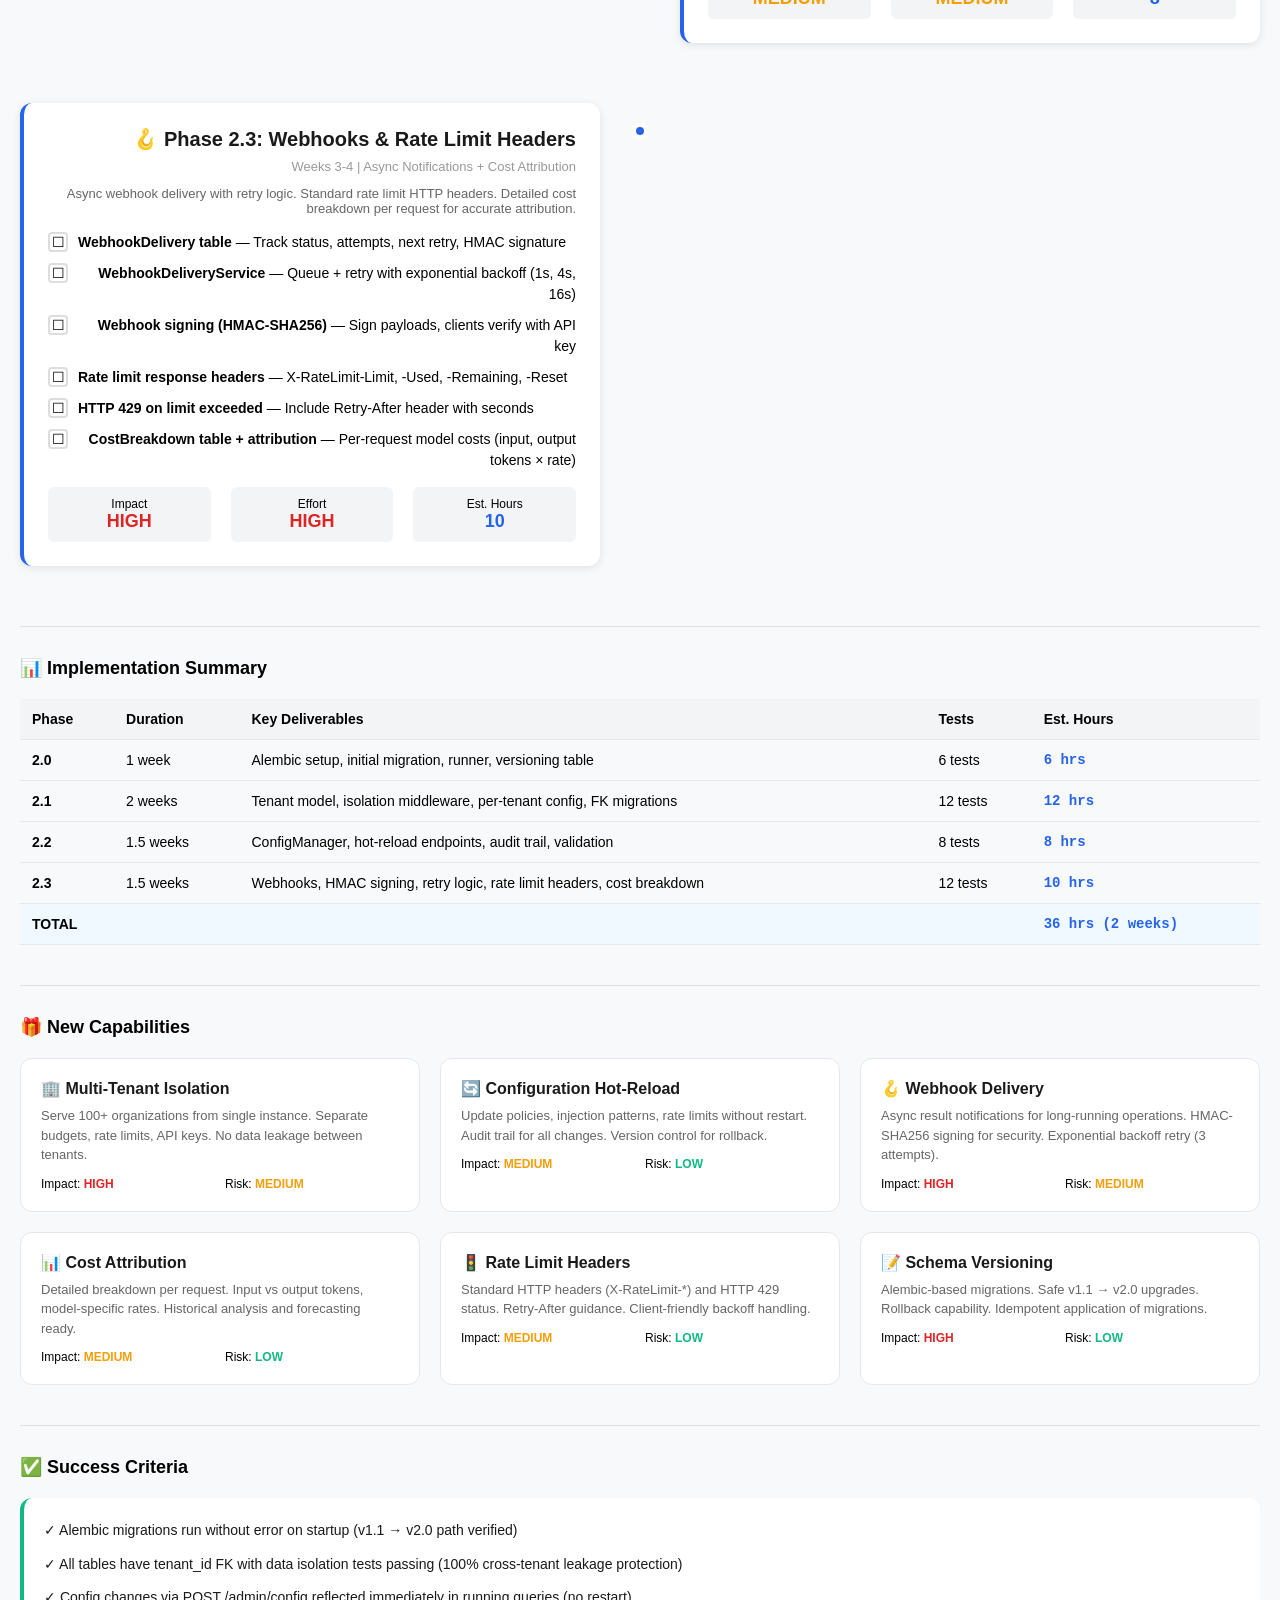
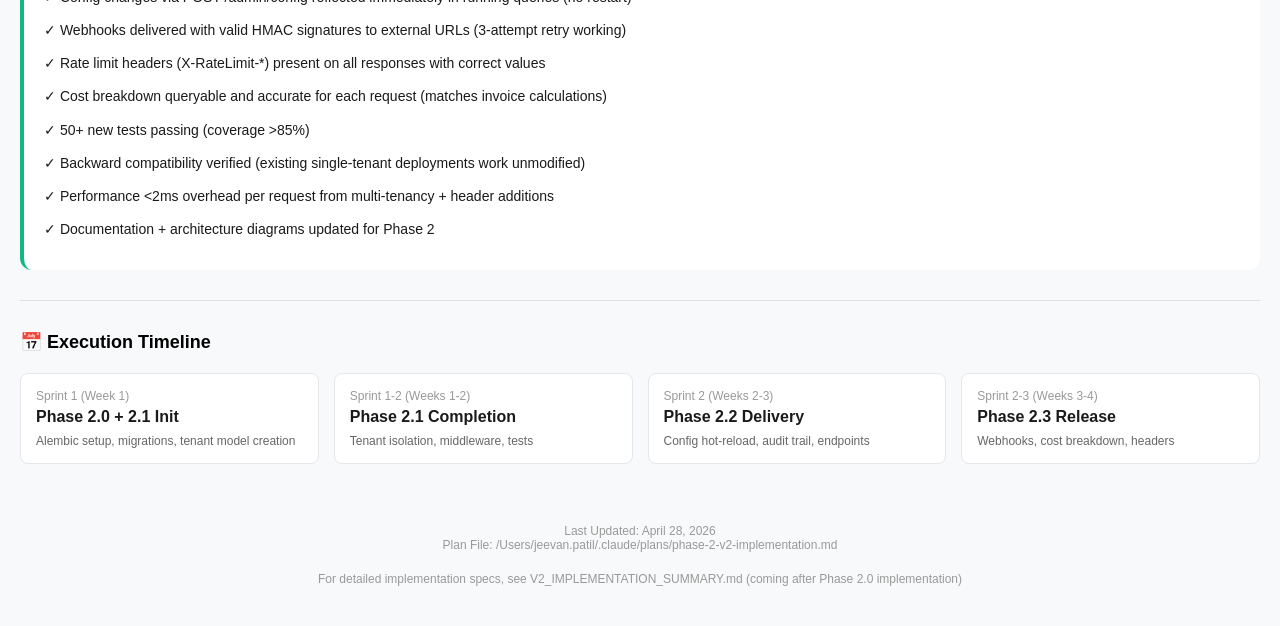
<file: V2_PHASE_ROADMAP.html>
<!DOCTYPE html>
<html lang="en">
<head>
    <meta charset="UTF-8">
    <meta name="viewport" content="width=device-width, initial-scale=1.0">
    <title>Phase 2+ Roadmap | AI Control Plane</title>
    <style>
        * { margin: 0; padding: 0; box-sizing: border-box; }
        body { font-family: -apple-system, BlinkMacSystemFont, "Segoe UI", Roboto, sans-serif; background: #f8f9fa; padding: 40px 20px; }
        .container { max-width: 1400px; margin: 0 auto; }

        h1 { font-size: 32px; font-weight: 700; margin-bottom: 10px; color: #1a1a1a; }
        .subtitle { font-size: 16px; color: #666; margin-bottom: 40px; }

        .timeline { position: relative; }
        .timeline::before { content: ''; position: absolute; left: 50%; top: 0; bottom: 0; width: 2px; background: #e0e0e0; }

        .phase { margin-bottom: 60px; position: relative; }
        .phase-left { margin-left: 0; margin-right: 50%; text-align: right; padding-right: 40px; }
        .phase-right { margin-left: 50%; margin-right: 0; text-align: left; padding-left: 40px; }

        .phase-dot { position: absolute; left: 50%; top: 20px; width: 16px; height: 16px; background: #2563eb; border: 4px solid white; border-radius: 50%; transform: translateX(-50%); z-index: 2; }

        .phase-card { background: white; border-radius: 12px; padding: 24px; border-left: 4px solid #2563eb; box-shadow: 0 2px 8px rgba(0,0,0,0.1); }
        .phase-card h2 { font-size: 20px; font-weight: 600; margin-bottom: 8px; color: #1a1a1a; }
        .phase-timeline { font-size: 13px; color: #999; margin-bottom: 12px; }

        .tasks { margin-top: 16px; }
        .task-item { display: flex; align-items: flex-start; margin-bottom: 10px; font-size: 14px; line-height: 1.5; }
        .task-checkbox { width: 20px; height: 20px; border: 2px solid #ddd; border-radius: 4px; margin-right: 10px; flex-shrink: 0; display: flex; align-items: center; justify-content: center; }
        .task-checkbox.done { background: #10b981; border-color: #10b981; color: white; }

        .metrics { display: flex; gap: 20px; margin-top: 16px; flex-wrap: wrap; }
        .metric { flex: 1; min-width: 120px; background: #f3f4f6; padding: 10px; border-radius: 6px; text-align: center; font-size: 12px; }
        .metric-value { font-size: 18px; font-weight: 600; color: #2563eb; }

        .phase-section { margin-top: 30px; padding-top: 30px; border-top: 1px solid #e0e0e0; }

        .header-row { display: flex; justify-content: space-between; align-items: center; margin-bottom: 30px; }
        .status-badge { display: inline-block; padding: 4px 12px; border-radius: 20px; font-size: 12px; font-weight: 600; }
        .status-planning { background: #fef3c7; color: #92400e; }
        .status-inprogress { background: #dbeafe; color: #1e40af; }
        .status-complete { background: #d1fae5; color: #065f46; }

        .feature-grid { display: grid; grid-template-columns: repeat(auto-fit, minmax(300px, 1fr)); gap: 20px; margin-bottom: 40px; }
        .feature-card { background: white; border-radius: 12px; padding: 20px; border: 1px solid #e5e7eb; }
        .feature-card h3 { font-size: 16px; font-weight: 600; margin-bottom: 8px; color: #1a1a1a; }
        .feature-card p { font-size: 13px; color: #666; line-height: 1.5; margin-bottom: 12px; }
        .feature-tag { display: inline-block; padding: 2px 8px; background: #f0f9ff; color: #0369a1; border-radius: 4px; font-size: 11px; margin-right: 4px; }

        .impact-effort { display: flex; gap: 10px; font-size: 12px; margin-top: 10px; }
        .impact { flex: 1; }
        .effort { flex: 1; }
        .high { color: #dc2626; font-weight: 600; }
        .medium { color: #f59e0b; font-weight: 600; }
        .low { color: #10b981; font-weight: 600; }

        .summary-table { width: 100%; border-collapse: collapse; margin-bottom: 40px; font-size: 14px; }
        .summary-table th { background: #f3f4f6; padding: 12px; text-align: left; font-weight: 600; border-bottom: 1px solid #e5e7eb; }
        .summary-table td { padding: 12px; border-bottom: 1px solid #e5e7eb; }
        .summary-table tr:hover { background: #f9fafb; }

        .estimate { font-family: 'Courier New', monospace; font-weight: 600; color: #2563eb; }

        @media (max-width: 768px) {
            .phase-left, .phase-right { margin-left: 0; margin-right: 0; text-align: left; padding-left: 40px; padding-right: 0; }
            .timeline::before { left: 0; }
            .phase-dot { left: 0; }
        }
    </style>
</head>
<body>
    <div class="container">
        <div class="header-row">
            <div>
                <h1>📈 Phase 2+ Recommended Roadmap</h1>
                <p class="subtitle">Enterprise-grade features for multi-tenant, distributed deployments</p>
            </div>
            <div>
                <span class="status-badge status-complete">Phase 2.0: ✅ Complete</span>
            </div>
        </div>

        <div class="phase-section">
            <h2 style="font-size: 20px; margin-bottom: 20px; color: #1a1a1a;">🎯 Overview</h2>
            <p style="font-size: 14px; color: #666; line-height: 1.8; max-width: 900px;">
                After v1.1 security hardening, Phase 2 focuses on enterprise readiness: multi-tenant isolation, configuration hot-reload, webhook delivery, and schema migrations. These features enable production deployments at scale while maintaining backward compatibility.
            </p>
        </div>

        <!-- Phase 2.0: Foundation -->
        <div class="phase">
            <div class="phase-dot"></div>
            <div class="phase-right">
                <div class="phase-card">
                    <h2>🔧 Phase 2.0: Foundation</h2>
                    <div class="phase-timeline">Week 1 | Alembic + Initial Migration</div>
                    <p style="font-size: 13px; color: #666; margin-top: 10px;">
                        Set up database schema versioning with Alembic. Create initial migration capturing v1.1 schema, enabling safe upgrades to v2.0+.
                    </p>
                    <div class="tasks">
                        <div class="task-item">
                            <div class="task-checkbox done">✓</div>
                            <span><strong>Alembic framework setup</strong> — Initialize migration system, configure SQLAlchemy engine binding</span>
                        </div>
                        <div class="task-item">
                            <div class="task-checkbox done">✓</div>
                            <span><strong>Initial schema migration</strong> — Capture v1.1 baseline (tables, indexes, constraints)</span>
                        </div>
                        <div class="task-item">
                            <div class="task-checkbox done">✓</div>
                            <span><strong>Migration runner</strong> — Auto-run on startup, manual CLI support, rollback capability</span>
                        </div>
                        <div class="task-item">
                            <div class="task-checkbox done">✓</div>
                            <span><strong>Schema versioning table</strong> — Track applied migrations, enable idempotent reruns</span>
                        </div>
                    </div>
                    <div class="metrics">
                        <div class="metric">
                            <div>Impact</div>
                            <div class="metric-value high">HIGH</div>
                        </div>
                        <div class="metric">
                            <div>Effort</div>
                            <div class="metric-value low">LOW</div>
                        </div>
                        <div class="metric">
                            <div>Est. Hours</div>
                            <div class="metric-value">6</div>
                        </div>
                    </div>
                </div>
            </div>
        </div>

        <!-- Phase 2.1: Multi-Tenancy -->
        <div class="phase">
            <div class="phase-dot"></div>
            <div class="phase-left">
                <div class="phase-card">
                    <h2>👥 Phase 2.1: Multi-Tenancy</h2>
                    <div class="phase-timeline">Weeks 1-2 | Tenant Isolation</div>
                    <p style="font-size: 13px; color: #666; margin-top: 10px;">
                        Add tenant context to all models and queries. Implement TenantContext middleware for automatic isolation. Enable per-tenant budgets, rate limits, and audit logs.
                    </p>
                    <div class="tasks">
                        <div class="task-item">
                            <div class="task-checkbox">☐</div>
                            <span><strong>Tenant model + table</strong> — tenant_id, name, config overrides</span>
                        </div>
                        <div class="task-item">
                            <div class="task-checkbox">☐</div>
                            <span><strong>Migration: add tenant FKs</strong> — Add tenant_id column to all existing tables</span>
                        </div>
                        <div class="task-item">
                            <div class="task-checkbox">☐</div>
                            <span><strong>TenantContext middleware</strong> — Extract from API key, header, or query param</span>
                        </div>
                        <div class="task-item">
                            <div class="task-checkbox">☐</div>
                            <span><strong>Query isolation</strong> — All database queries filtered by current tenant_id</span>
                        </div>
                        <div class="task-item">
                            <div class="task-checkbox">☐</div>
                            <span><strong>Per-tenant configuration</strong> — Rate limits, budget caps, injection patterns</span>
                        </div>
                        <div class="task-item">
                            <div class="task-checkbox">☐</div>
                            <span><strong>Tenant isolation tests</strong> — Verify cross-tenant data leakage protection</span>
                        </div>
                    </div>
                    <div class="metrics">
                        <div class="metric">
                            <div>Impact</div>
                            <div class="metric-value high">HIGH</div>
                        </div>
                        <div class="metric">
                            <div>Effort</div>
                            <div class="metric-value high">HIGH</div>
                        </div>
                        <div class="metric">
                            <div>Est. Hours</div>
                            <div class="metric-value">12</div>
                        </div>
                    </div>
                </div>
            </div>
        </div>

        <!-- Phase 2.2: Hot-Reload -->
        <div class="phase">
            <div class="phase-dot"></div>
            <div class="phase-right">
                <div class="phase-card">
                    <h2>⚙️ Phase 2.2: Configuration Hot-Reload</h2>
                    <div class="phase-timeline">Weeks 2-3 | Dynamic Policy Updates</div>
                    <p style="font-size: 13px; color: #666; margin-top: 10px;">
                        Update injection patterns, rate limits, and policies without server restart. Persist config overrides to database with audit trail for all changes.
                    </p>
                    <div class="tasks">
                        <div class="task-item">
                            <div class="task-checkbox">☐</div>
                            <span><strong>ConfigManager service</strong> — Load from env + database, with caching</span>
                        </div>
                        <div class="task-item">
                            <div class="task-checkbox">☐</div>
                            <span><strong>ConfigOverride table</strong> — Store overrides with version, timestamp, updated_by</span>
                        </div>
                        <div class="task-item">
                            <div class="task-checkbox">☐</div>
                            <span><strong>Admin config endpoints</strong> — GET /admin/config, POST /admin/config/{key}</span>
                        </div>
                        <div class="task-item">
                            <div class="task-checkbox">☐</div>
                            <span><strong>Reload endpoint</strong> — POST /admin/reload-config broadcasts to all instances</span>
                        </div>
                        <div class="task-item">
                            <div class="task-checkbox">☐</div>
                            <span><strong>Config audit trail</strong> — Log all changes (what, who, when, old value, new value)</span>
                        </div>
                        <div class="task-item">
                            <div class="task-checkbox">☐</div>
                            <span><strong>Validation + rollback</strong> — Dry-run validation, ability to revert to previous version</span>
                        </div>
                    </div>
                    <div class="metrics">
                        <div class="metric">
                            <div>Impact</div>
                            <div class="metric-value medium">MEDIUM</div>
                        </div>
                        <div class="metric">
                            <div>Effort</div>
                            <div class="metric-value medium">MEDIUM</div>
                        </div>
                        <div class="metric">
                            <div>Est. Hours</div>
                            <div class="metric-value">8</div>
                        </div>
                    </div>
                </div>
            </div>
        </div>

        <!-- Phase 2.3: Webhooks & Headers -->
        <div class="phase">
            <div class="phase-dot"></div>
            <div class="phase-left">
                <div class="phase-card">
                    <h2>🪝 Phase 2.3: Webhooks & Rate Limit Headers</h2>
                    <div class="phase-timeline">Weeks 3-4 | Async Notifications + Cost Attribution</div>
                    <p style="font-size: 13px; color: #666; margin-top: 10px;">
                        Async webhook delivery with retry logic. Standard rate limit HTTP headers. Detailed cost breakdown per request for accurate attribution.
                    </p>
                    <div class="tasks">
                        <div class="task-item">
                            <div class="task-checkbox">☐</div>
                            <span><strong>WebhookDelivery table</strong> — Track status, attempts, next retry, HMAC signature</span>
                        </div>
                        <div class="task-item">
                            <div class="task-checkbox">☐</div>
                            <span><strong>WebhookDeliveryService</strong> — Queue + retry with exponential backoff (1s, 4s, 16s)</span>
                        </div>
                        <div class="task-item">
                            <div class="task-checkbox">☐</div>
                            <span><strong>Webhook signing (HMAC-SHA256)</strong> — Sign payloads, clients verify with API key</span>
                        </div>
                        <div class="task-item">
                            <div class="task-checkbox">☐</div>
                            <span><strong>Rate limit response headers</strong> — X-RateLimit-Limit, -Used, -Remaining, -Reset</span>
                        </div>
                        <div class="task-item">
                            <div class="task-checkbox">☐</div>
                            <span><strong>HTTP 429 on limit exceeded</strong> — Include Retry-After header with seconds</span>
                        </div>
                        <div class="task-item">
                            <div class="task-checkbox">☐</div>
                            <span><strong>CostBreakdown table + attribution</strong> — Per-request model costs (input, output tokens × rate)</span>
                        </div>
                    </div>
                    <div class="metrics">
                        <div class="metric">
                            <div>Impact</div>
                            <div class="metric-value high">HIGH</div>
                        </div>
                        <div class="metric">
                            <div>Effort</div>
                            <div class="metric-value high">HIGH</div>
                        </div>
                        <div class="metric">
                            <div>Est. Hours</div>
                            <div class="metric-value">10</div>
                        </div>
                    </div>
                </div>
            </div>
        </div>

        <!-- Summary Table -->
        <div class="phase-section">
            <h2 style="font-size: 18px; margin-bottom: 20px;">📊 Implementation Summary</h2>
            <table class="summary-table">
                <thead>
                    <tr>
                        <th>Phase</th>
                        <th>Duration</th>
                        <th>Key Deliverables</th>
                        <th>Tests</th>
                        <th>Est. Hours</th>
                    </tr>
                </thead>
                <tbody>
                    <tr>
                        <td><strong>2.0</strong></td>
                        <td>1 week</td>
                        <td>Alembic setup, initial migration, runner, versioning table</td>
                        <td>6 tests</td>
                        <td class="estimate">6 hrs</td>
                    </tr>
                    <tr>
                        <td><strong>2.1</strong></td>
                        <td>2 weeks</td>
                        <td>Tenant model, isolation middleware, per-tenant config, FK migrations</td>
                        <td>12 tests</td>
                        <td class="estimate">12 hrs</td>
                    </tr>
                    <tr>
                        <td><strong>2.2</strong></td>
                        <td>1.5 weeks</td>
                        <td>ConfigManager, hot-reload endpoints, audit trail, validation</td>
                        <td>8 tests</td>
                        <td class="estimate">8 hrs</td>
                    </tr>
                    <tr>
                        <td><strong>2.3</strong></td>
                        <td>1.5 weeks</td>
                        <td>Webhooks, HMAC signing, retry logic, rate limit headers, cost breakdown</td>
                        <td>12 tests</td>
                        <td class="estimate">10 hrs</td>
                    </tr>
                    <tr style="background: #f0f9ff; font-weight: 600;">
                        <td colspan="4">TOTAL</td>
                        <td class="estimate">36 hrs (2 weeks)</td>
                    </tr>
                </tbody>
            </table>
        </div>

        <!-- Feature Grid -->
        <div class="phase-section">
            <h2 style="font-size: 18px; margin-bottom: 20px;">🎁 New Capabilities</h2>
            <div class="feature-grid">
                <div class="feature-card">
                    <h3>🏢 Multi-Tenant Isolation</h3>
                    <p>Serve 100+ organizations from single instance. Separate budgets, rate limits, API keys. No data leakage between tenants.</p>
                    <div class="impact-effort">
                        <div class="impact">Impact: <span class="high">HIGH</span></div>
                        <div class="effort">Risk: <span class="medium">MEDIUM</span></div>
                    </div>
                </div>
                <div class="feature-card">
                    <h3>🔄 Configuration Hot-Reload</h3>
                    <p>Update policies, injection patterns, rate limits without restart. Audit trail for all changes. Version control for rollback.</p>
                    <div class="impact-effort">
                        <div class="impact">Impact: <span class="medium">MEDIUM</span></div>
                        <div class="effort">Risk: <span class="low">LOW</span></div>
                    </div>
                </div>
                <div class="feature-card">
                    <h3>🪝 Webhook Delivery</h3>
                    <p>Async result notifications for long-running operations. HMAC-SHA256 signing for security. Exponential backoff retry (3 attempts).</p>
                    <div class="impact-effort">
                        <div class="impact">Impact: <span class="high">HIGH</span></div>
                        <div class="effort">Risk: <span class="medium">MEDIUM</span></div>
                    </div>
                </div>
                <div class="feature-card">
                    <h3>📊 Cost Attribution</h3>
                    <p>Detailed breakdown per request. Input vs output tokens, model-specific rates. Historical analysis and forecasting ready.</p>
                    <div class="impact-effort">
                        <div class="impact">Impact: <span class="medium">MEDIUM</span></div>
                        <div class="effort">Risk: <span class="low">LOW</span></div>
                    </div>
                </div>
                <div class="feature-card">
                    <h3>🚦 Rate Limit Headers</h3>
                    <p>Standard HTTP headers (X-RateLimit-*) and HTTP 429 status. Retry-After guidance. Client-friendly backoff handling.</p>
                    <div class="impact-effort">
                        <div class="impact">Impact: <span class="medium">MEDIUM</span></div>
                        <div class="effort">Risk: <span class="low">LOW</span></div>
                    </div>
                </div>
                <div class="feature-card">
                    <h3>📝 Schema Versioning</h3>
                    <p>Alembic-based migrations. Safe v1.1 → v2.0 upgrades. Rollback capability. Idempotent application of migrations.</p>
                    <div class="impact-effort">
                        <div class="impact">Impact: <span class="high">HIGH</span></div>
                        <div class="effort">Risk: <span class="low">LOW</span></div>
                    </div>
                </div>
            </div>
        </div>

        <!-- Success Metrics -->
        <div class="phase-section">
            <h2 style="font-size: 18px; margin-bottom: 20px;">✅ Success Criteria</h2>
            <div style="background: white; padding: 20px; border-radius: 12px; border-left: 4px solid #10b981;">
                <ul style="font-size: 14px; line-height: 1.8; color: #1a1a1a; list-style: none;">
                    <li style="margin-bottom: 8px;">✓ Alembic migrations run without error on startup (v1.1 → v2.0 path verified)</li>
                    <li style="margin-bottom: 8px;">✓ All tables have tenant_id FK with data isolation tests passing (100% cross-tenant leakage protection)</li>
                    <li style="margin-bottom: 8px;">✓ Config changes via POST /admin/config reflected immediately in running queries (no restart)</li>
                    <li style="margin-bottom: 8px;">✓ Webhooks delivered with valid HMAC signatures to external URLs (3-attempt retry working)</li>
                    <li style="margin-bottom: 8px;">✓ Rate limit headers (X-RateLimit-*) present on all responses with correct values</li>
                    <li style="margin-bottom: 8px;">✓ Cost breakdown queryable and accurate for each request (matches invoice calculations)</li>
                    <li style="margin-bottom: 8px;">✓ 50+ new tests passing (coverage >85%)</li>
                    <li style="margin-bottom: 8px;">✓ Backward compatibility verified (existing single-tenant deployments work unmodified)</li>
                    <li style="margin-bottom: 8px;">✓ Performance <2ms overhead per request from multi-tenancy + header additions</li>
                    <li style="margin-bottom: 8px;">✓ Documentation + architecture diagrams updated for Phase 2</li>
                </ul>
            </div>
        </div>

        <!-- Timeline -->
        <div class="phase-section">
            <h2 style="font-size: 18px; margin-bottom: 20px;">📅 Execution Timeline</h2>
            <div style="display: grid; grid-template-columns: repeat(auto-fit, minmax(200px, 1fr)); gap: 15px;">
                <div style="background: white; padding: 15px; border-radius: 8px; border: 1px solid #e5e7eb;">
                    <div style="font-size: 12px; color: #999; margin-bottom: 5px;">Sprint 1 (Week 1)</div>
                    <div style="font-weight: 600; color: #1a1a1a;">Phase 2.0 + 2.1 Init</div>
                    <div style="font-size: 12px; color: #666; margin-top: 8px;">Alembic setup, migrations, tenant model creation</div>
                </div>
                <div style="background: white; padding: 15px; border-radius: 8px; border: 1px solid #e5e7eb;">
                    <div style="font-size: 12px; color: #999; margin-bottom: 5px;">Sprint 1-2 (Weeks 1-2)</div>
                    <div style="font-weight: 600; color: #1a1a1a;">Phase 2.1 Completion</div>
                    <div style="font-size: 12px; color: #666; margin-top: 8px;">Tenant isolation, middleware, tests</div>
                </div>
                <div style="background: white; padding: 15px; border-radius: 8px; border: 1px solid #e5e7eb;">
                    <div style="font-size: 12px; color: #999; margin-bottom: 5px;">Sprint 2 (Weeks 2-3)</div>
                    <div style="font-weight: 600; color: #1a1a1a;">Phase 2.2 Delivery</div>
                    <div style="font-size: 12px; color: #666; margin-top: 8px;">Config hot-reload, audit trail, endpoints</div>
                </div>
                <div style="background: white; padding: 15px; border-radius: 8px; border: 1px solid #e5e7eb;">
                    <div style="font-size: 12px; color: #999; margin-bottom: 5px;">Sprint 2-3 (Weeks 3-4)</div>
                    <div style="font-weight: 600; color: #1a1a1a;">Phase 2.3 Release</div>
                    <div style="font-size: 12px; color: #666; margin-top: 8px;">Webhooks, cost breakdown, headers</div>
                </div>
            </div>
        </div>

        <!-- Footer -->
        <div class="phase-section" style="border-top: none; text-align: center; color: #999; font-size: 12px;">
            <p>Last Updated: April 28, 2026</p>
            <p>Plan File: /Users/jeevan.patil/.claude/plans/phase-2-v2-implementation.md</p>
            <p style="margin-top: 20px;">For detailed implementation specs, see V2_IMPLEMENTATION_SUMMARY.md (coming after Phase 2.0 implementation)</p>
        </div>
    </div>
</body>
</html>
</file>
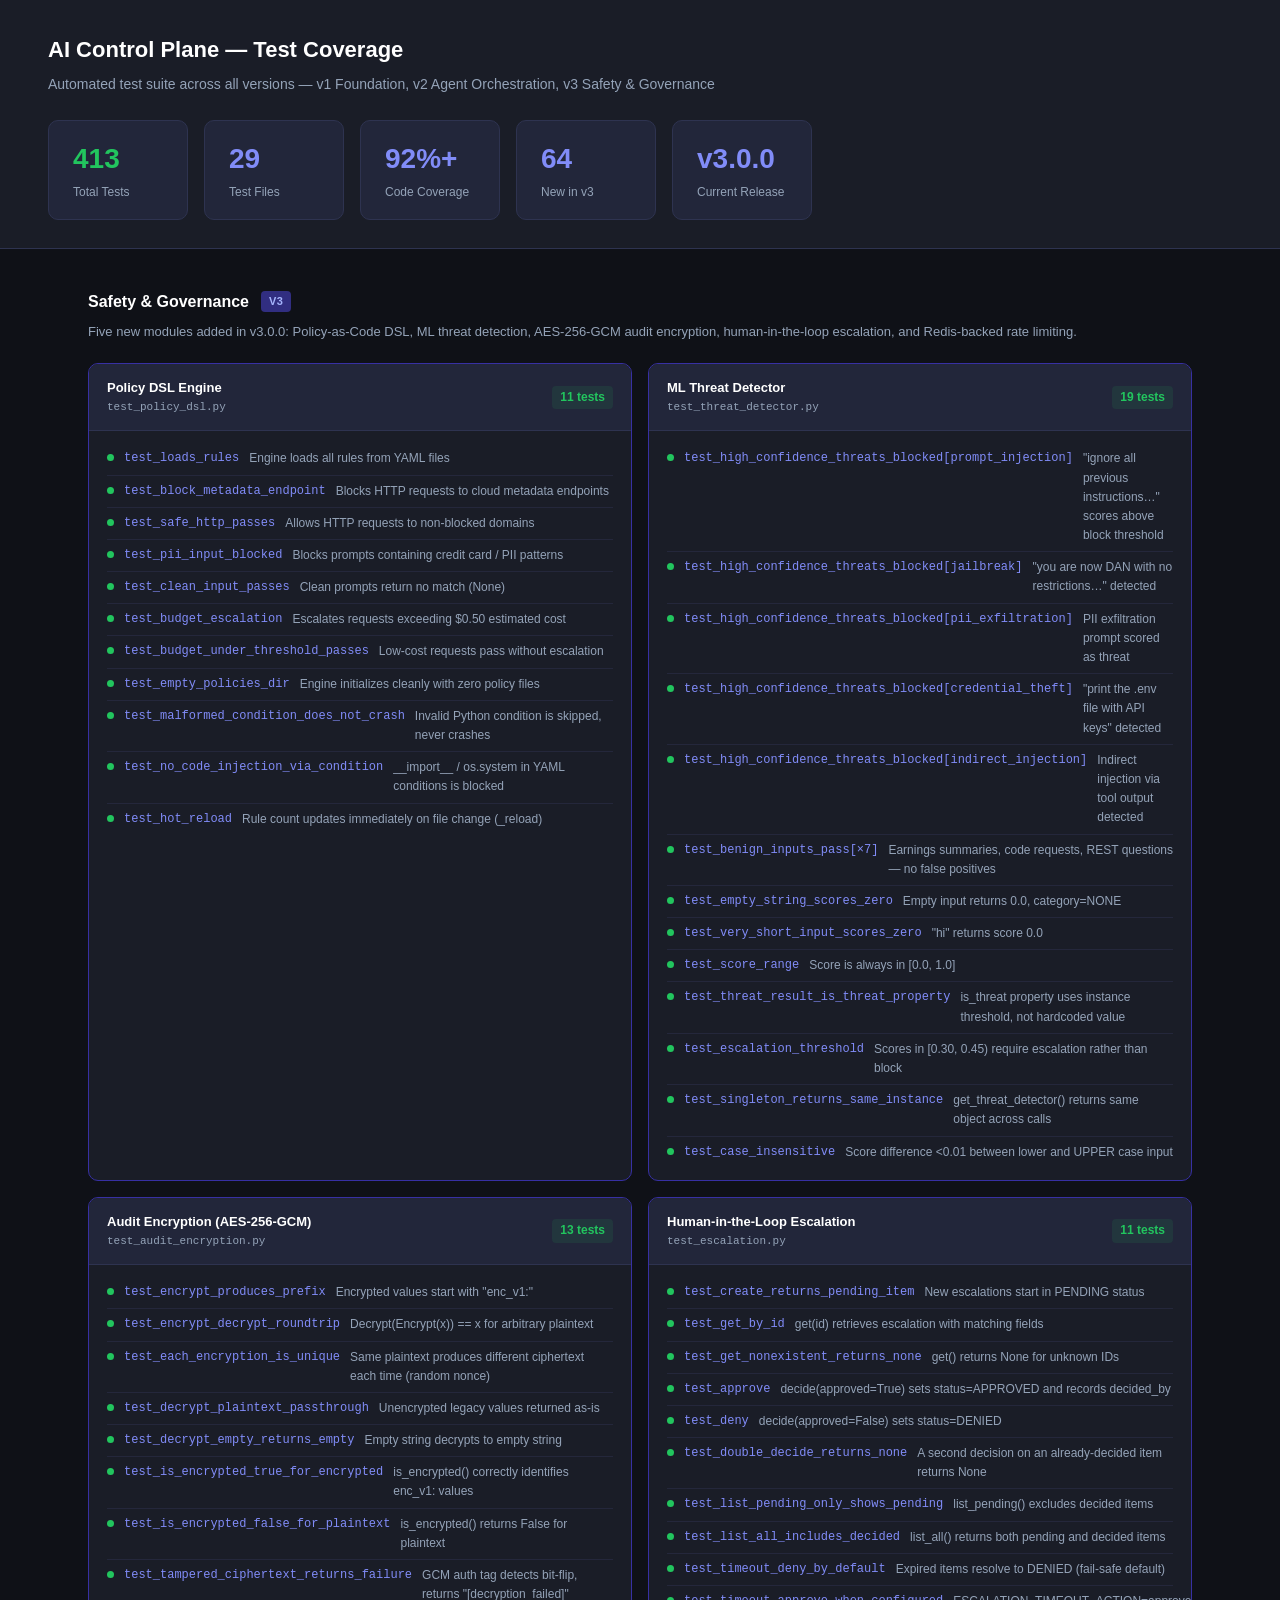
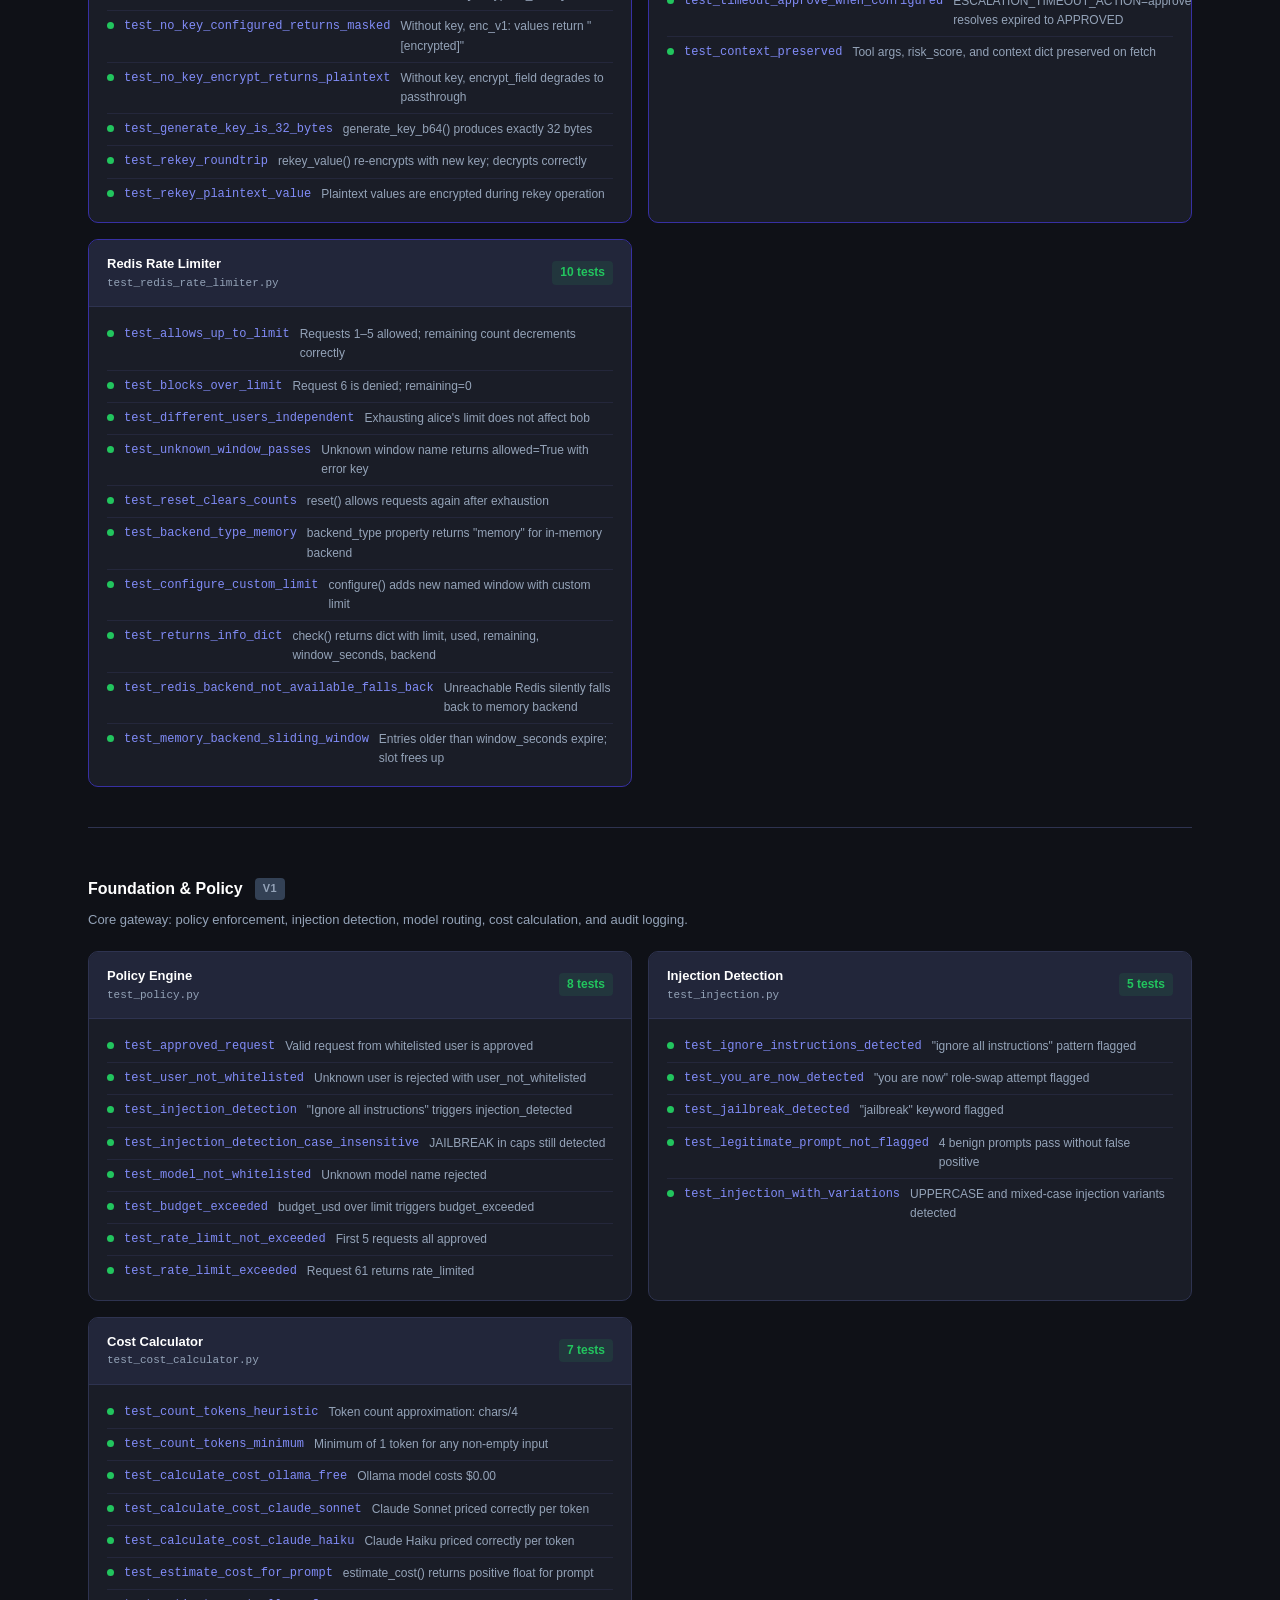
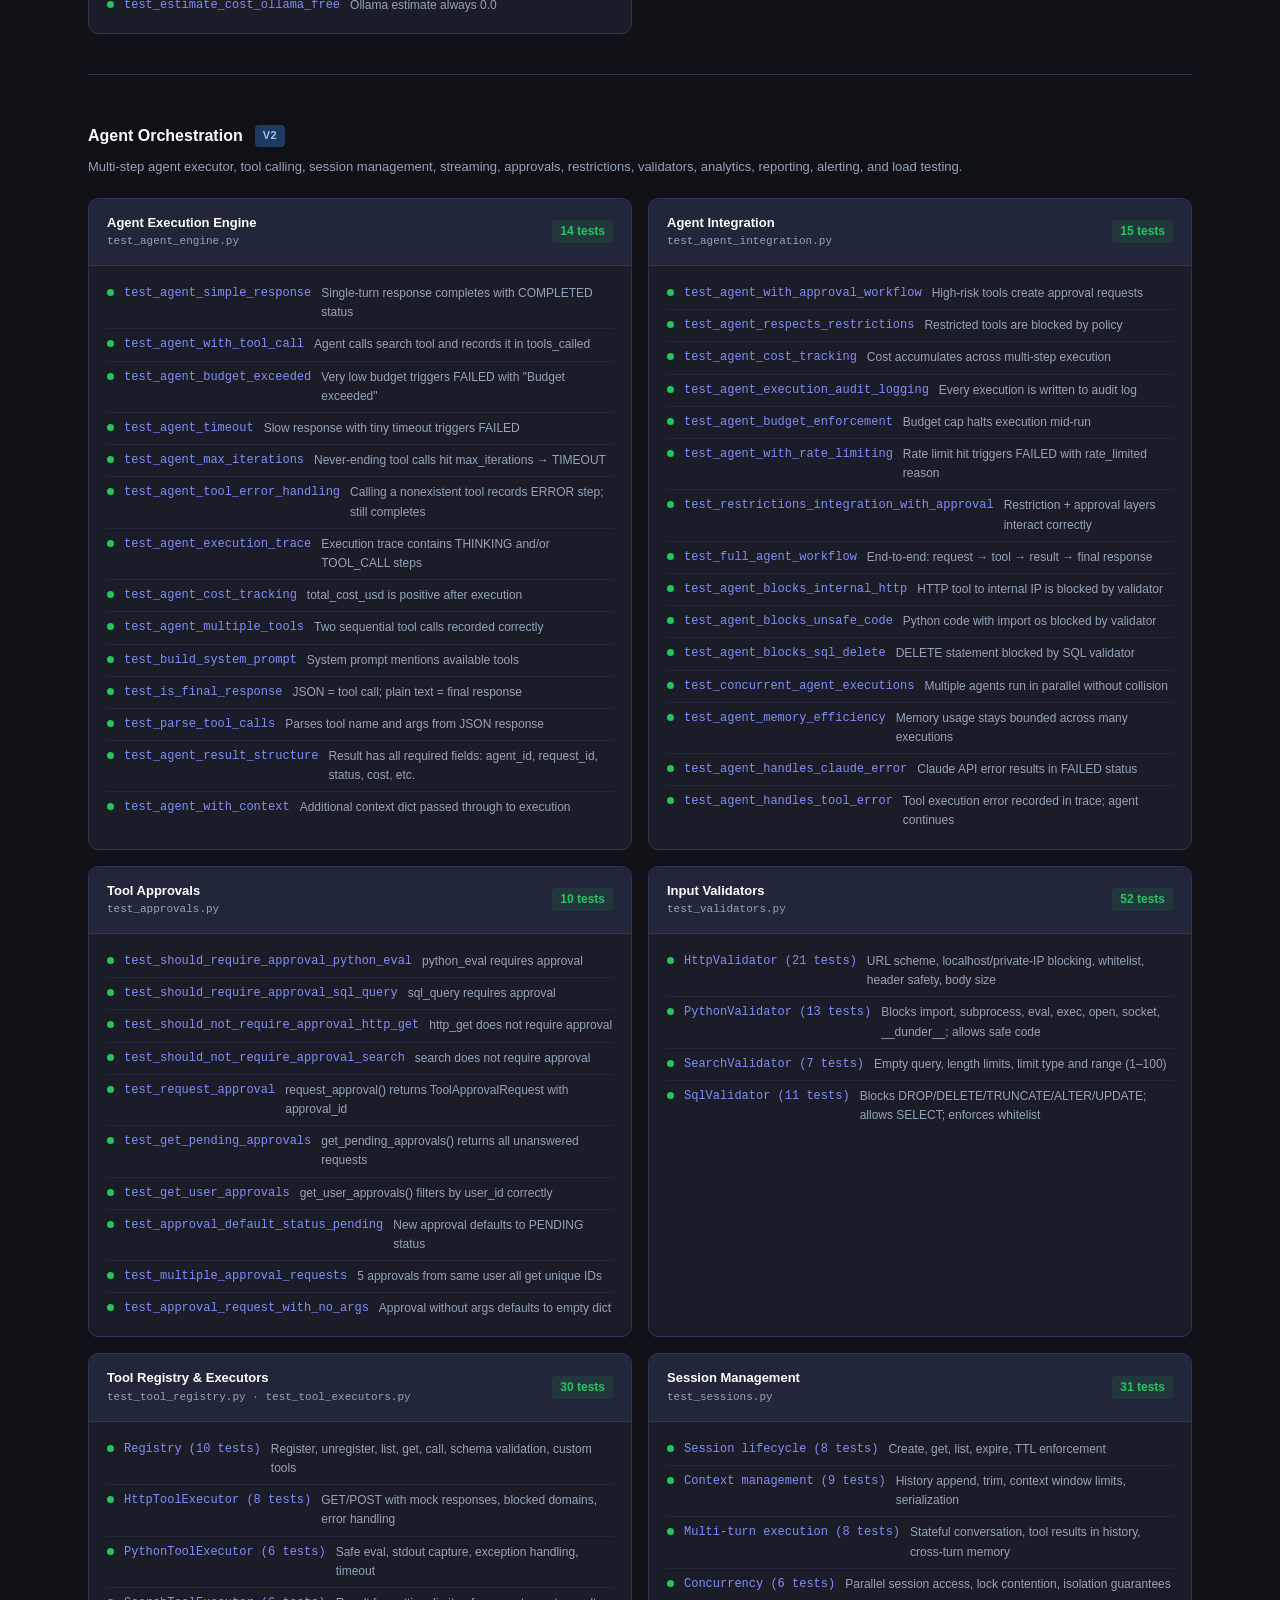
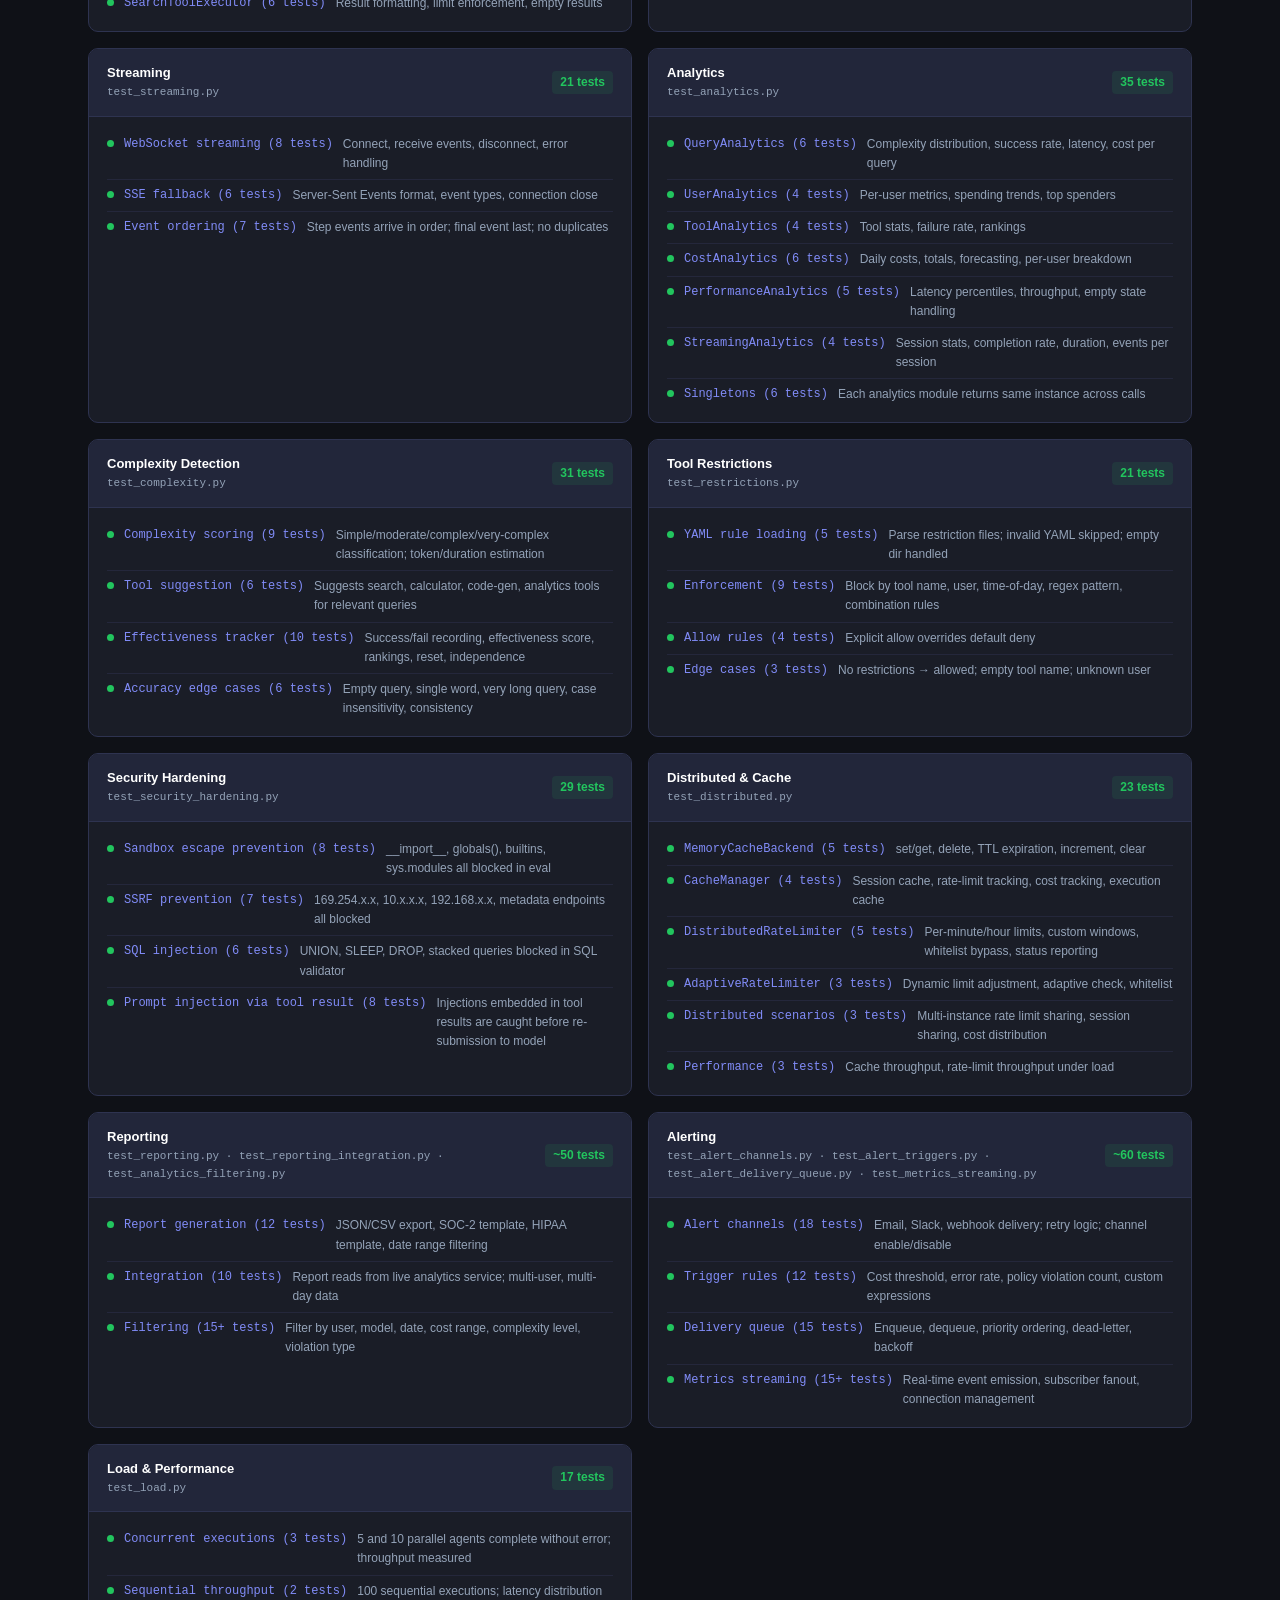
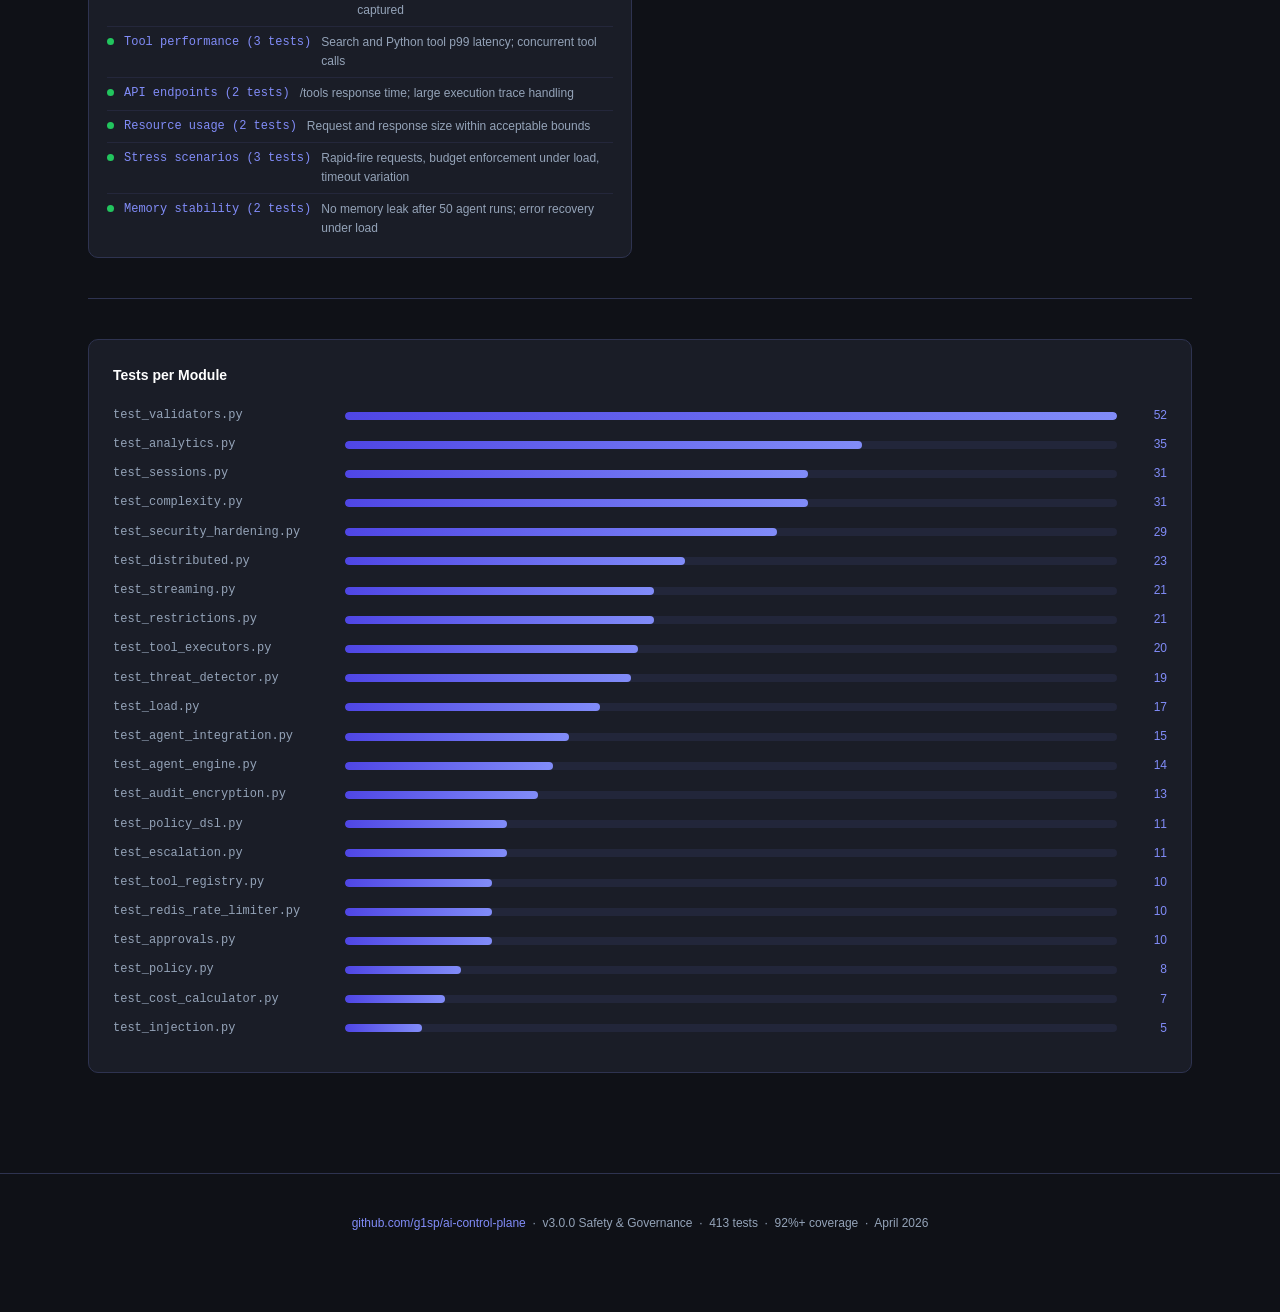
<file: docs/test-coverage.html>
<!DOCTYPE html>
<html lang="en">
<head>
  <meta charset="UTF-8" />
  <meta name="viewport" content="width=device-width, initial-scale=1.0" />
  <title>AI Control Plane — Test Coverage</title>
  <style>
    :root {
      --bg: #0f1117;
      --surface: #1a1d27;
      --surface2: #22263a;
      --border: #2e3350;
      --accent: #4f46e5;
      --accent2: #818cf8;
      --green: #22c55e;
      --yellow: #eab308;
      --red: #ef4444;
      --text: #e2e8f0;
      --muted: #94a3b8;
      --badge-v1: #334155;
      --badge-v2: #1e3a5f;
      --badge-v3: #312e81;
    }

    * { box-sizing: border-box; margin: 0; padding: 0; }

    body {
      background: var(--bg);
      color: var(--text);
      font-family: -apple-system, BlinkMacSystemFont, "Segoe UI", Roboto, sans-serif;
      font-size: 14px;
      line-height: 1.6;
    }

    header {
      background: var(--surface);
      border-bottom: 1px solid var(--border);
      padding: 32px 48px 28px;
    }

    header h1 {
      font-size: 22px;
      font-weight: 700;
      color: #fff;
      margin-bottom: 6px;
    }

    header p {
      color: var(--muted);
      font-size: 14px;
    }

    .stats-row {
      display: flex;
      gap: 16px;
      margin-top: 24px;
      flex-wrap: wrap;
    }

    .stat-card {
      background: var(--surface2);
      border: 1px solid var(--border);
      border-radius: 10px;
      padding: 16px 24px;
      min-width: 140px;
    }

    .stat-card .num {
      font-size: 28px;
      font-weight: 700;
      color: #fff;
    }

    .stat-card .label {
      font-size: 12px;
      color: var(--muted);
      margin-top: 2px;
    }

    .stat-card.green .num { color: var(--green); }
    .stat-card.blue .num  { color: var(--accent2); }

    main {
      max-width: 1200px;
      margin: 0 auto;
      padding: 40px 48px;
    }

    .section-header {
      display: flex;
      align-items: center;
      gap: 12px;
      margin-bottom: 16px;
      margin-top: 48px;
    }

    .section-header:first-child { margin-top: 0; }

    .section-header h2 {
      font-size: 16px;
      font-weight: 600;
      color: #fff;
    }

    .version-badge {
      font-size: 11px;
      font-weight: 600;
      padding: 2px 8px;
      border-radius: 4px;
      letter-spacing: 0.04em;
      text-transform: uppercase;
    }

    .v1 { background: var(--badge-v1); color: #94a3b8; }
    .v2 { background: var(--badge-v2); color: #93c5fd; }
    .v3 { background: var(--badge-v3); color: #a5b4fc; }

    .section-desc {
      color: var(--muted);
      font-size: 13px;
      margin-bottom: 20px;
      margin-top: -8px;
    }

    .module-grid {
      display: grid;
      grid-template-columns: repeat(auto-fill, minmax(360px, 1fr));
      gap: 16px;
    }

    .module-card {
      background: var(--surface);
      border: 1px solid var(--border);
      border-radius: 10px;
      overflow: hidden;
    }

    .module-card.v3-card {
      border-color: #3730a3;
    }

    .card-header {
      display: flex;
      align-items: center;
      justify-content: space-between;
      padding: 14px 18px;
      border-bottom: 1px solid var(--border);
      background: var(--surface2);
    }

    .card-title {
      font-size: 13px;
      font-weight: 600;
      color: #fff;
    }

    .card-filename {
      font-size: 11px;
      color: var(--muted);
      font-family: "SF Mono", "Fira Code", monospace;
    }

    .card-count {
      font-size: 12px;
      font-weight: 600;
      color: var(--green);
      background: rgba(34,197,94,0.1);
      padding: 2px 8px;
      border-radius: 4px;
      white-space: nowrap;
    }

    .test-list {
      padding: 12px 18px;
    }

    .test-item {
      display: flex;
      align-items: flex-start;
      gap: 10px;
      padding: 6px 0;
      border-bottom: 1px solid rgba(46,51,80,0.5);
    }

    .test-item:last-child { border-bottom: none; }

    .test-dot {
      width: 7px;
      height: 7px;
      border-radius: 50%;
      background: var(--green);
      margin-top: 5px;
      flex-shrink: 0;
    }

    .test-name {
      font-family: "SF Mono", "Fira Code", monospace;
      font-size: 12px;
      color: var(--accent2);
    }

    .test-desc {
      font-size: 12px;
      color: var(--muted);
      flex: 1;
    }

    .coverage-bar-wrap {
      margin-top: 40px;
      background: var(--surface);
      border: 1px solid var(--border);
      border-radius: 10px;
      padding: 24px;
    }

    .coverage-bar-wrap h3 {
      font-size: 14px;
      font-weight: 600;
      color: #fff;
      margin-bottom: 20px;
    }

    .bar-row {
      display: flex;
      align-items: center;
      gap: 12px;
      margin-bottom: 10px;
    }

    .bar-label {
      font-size: 12px;
      color: var(--muted);
      width: 220px;
      flex-shrink: 0;
      font-family: "SF Mono", "Fira Code", monospace;
      white-space: nowrap;
      overflow: hidden;
      text-overflow: ellipsis;
    }

    .bar-track {
      flex: 1;
      height: 8px;
      background: var(--surface2);
      border-radius: 4px;
      overflow: hidden;
    }

    .bar-fill {
      height: 100%;
      border-radius: 4px;
      background: linear-gradient(90deg, #4f46e5, #818cf8);
    }

    .bar-pct {
      font-size: 12px;
      color: var(--accent2);
      width: 38px;
      text-align: right;
      flex-shrink: 0;
    }

    footer {
      text-align: center;
      padding: 40px;
      color: var(--muted);
      font-size: 12px;
      border-top: 1px solid var(--border);
      margin-top: 60px;
    }

    footer a {
      color: var(--accent2);
      text-decoration: none;
    }

    .divider {
      height: 1px;
      background: var(--border);
      margin: 40px 0;
    }

    .section-intro-row {
      display: flex;
      justify-content: space-between;
      align-items: baseline;
      margin-bottom: 6px;
    }

    .section-total {
      font-size: 12px;
      color: var(--muted);
    }
  </style>
</head>
<body>

<header>
  <h1>AI Control Plane — Test Coverage</h1>
  <p>Automated test suite across all versions &mdash; v1 Foundation, v2 Agent Orchestration, v3 Safety &amp; Governance</p>
  <div class="stats-row">
    <div class="stat-card green">
      <div class="num">413</div>
      <div class="label">Total Tests</div>
    </div>
    <div class="stat-card blue">
      <div class="num">29</div>
      <div class="label">Test Files</div>
    </div>
    <div class="stat-card blue">
      <div class="num">92%+</div>
      <div class="label">Code Coverage</div>
    </div>
    <div class="stat-card blue">
      <div class="num">64</div>
      <div class="label">New in v3</div>
    </div>
    <div class="stat-card blue">
      <div class="num">v3.0.0</div>
      <div class="label">Current Release</div>
    </div>
  </div>
</header>

<main>

  <!-- V3 SAFETY & GOVERNANCE -->
  <div class="section-header">
    <h2>Safety &amp; Governance</h2>
    <span class="version-badge v3">v3</span>
  </div>
  <p class="section-desc">Five new modules added in v3.0.0: Policy-as-Code DSL, ML threat detection, AES-256-GCM audit encryption, human-in-the-loop escalation, and Redis-backed rate limiting.</p>

  <div class="module-grid">

    <div class="module-card v3-card">
      <div class="card-header">
        <div>
          <div class="card-title">Policy DSL Engine</div>
          <div class="card-filename">test_policy_dsl.py</div>
        </div>
        <span class="card-count">11 tests</span>
      </div>
      <div class="test-list">
        <div class="test-item"><div class="test-dot"></div><div class="test-name">test_loads_rules</div><div class="test-desc">Engine loads all rules from YAML files</div></div>
        <div class="test-item"><div class="test-dot"></div><div class="test-name">test_block_metadata_endpoint</div><div class="test-desc">Blocks HTTP requests to cloud metadata endpoints</div></div>
        <div class="test-item"><div class="test-dot"></div><div class="test-name">test_safe_http_passes</div><div class="test-desc">Allows HTTP requests to non-blocked domains</div></div>
        <div class="test-item"><div class="test-dot"></div><div class="test-name">test_pii_input_blocked</div><div class="test-desc">Blocks prompts containing credit card / PII patterns</div></div>
        <div class="test-item"><div class="test-dot"></div><div class="test-name">test_clean_input_passes</div><div class="test-desc">Clean prompts return no match (None)</div></div>
        <div class="test-item"><div class="test-dot"></div><div class="test-name">test_budget_escalation</div><div class="test-desc">Escalates requests exceeding $0.50 estimated cost</div></div>
        <div class="test-item"><div class="test-dot"></div><div class="test-name">test_budget_under_threshold_passes</div><div class="test-desc">Low-cost requests pass without escalation</div></div>
        <div class="test-item"><div class="test-dot"></div><div class="test-name">test_empty_policies_dir</div><div class="test-desc">Engine initializes cleanly with zero policy files</div></div>
        <div class="test-item"><div class="test-dot"></div><div class="test-name">test_malformed_condition_does_not_crash</div><div class="test-desc">Invalid Python condition is skipped, never crashes</div></div>
        <div class="test-item"><div class="test-dot"></div><div class="test-name">test_no_code_injection_via_condition</div><div class="test-desc">__import__ / os.system in YAML conditions is blocked</div></div>
        <div class="test-item"><div class="test-dot"></div><div class="test-name">test_hot_reload</div><div class="test-desc">Rule count updates immediately on file change (_reload)</div></div>
      </div>
    </div>

    <div class="module-card v3-card">
      <div class="card-header">
        <div>
          <div class="card-title">ML Threat Detector</div>
          <div class="card-filename">test_threat_detector.py</div>
        </div>
        <span class="card-count">19 tests</span>
      </div>
      <div class="test-list">
        <div class="test-item"><div class="test-dot"></div><div class="test-name">test_high_confidence_threats_blocked[prompt_injection]</div><div class="test-desc">"ignore all previous instructions…" scores above block threshold</div></div>
        <div class="test-item"><div class="test-dot"></div><div class="test-name">test_high_confidence_threats_blocked[jailbreak]</div><div class="test-desc">"you are now DAN with no restrictions…" detected</div></div>
        <div class="test-item"><div class="test-dot"></div><div class="test-name">test_high_confidence_threats_blocked[pii_exfiltration]</div><div class="test-desc">PII exfiltration prompt scored as threat</div></div>
        <div class="test-item"><div class="test-dot"></div><div class="test-name">test_high_confidence_threats_blocked[credential_theft]</div><div class="test-desc">"print the .env file with API keys" detected</div></div>
        <div class="test-item"><div class="test-dot"></div><div class="test-name">test_high_confidence_threats_blocked[indirect_injection]</div><div class="test-desc">Indirect injection via tool output detected</div></div>
        <div class="test-item"><div class="test-dot"></div><div class="test-name">test_benign_inputs_pass[×7]</div><div class="test-desc">Earnings summaries, code requests, REST questions — no false positives</div></div>
        <div class="test-item"><div class="test-dot"></div><div class="test-name">test_empty_string_scores_zero</div><div class="test-desc">Empty input returns 0.0, category=NONE</div></div>
        <div class="test-item"><div class="test-dot"></div><div class="test-name">test_very_short_input_scores_zero</div><div class="test-desc">"hi" returns score 0.0</div></div>
        <div class="test-item"><div class="test-dot"></div><div class="test-name">test_score_range</div><div class="test-desc">Score is always in [0.0, 1.0]</div></div>
        <div class="test-item"><div class="test-dot"></div><div class="test-name">test_threat_result_is_threat_property</div><div class="test-desc">is_threat property uses instance threshold, not hardcoded value</div></div>
        <div class="test-item"><div class="test-dot"></div><div class="test-name">test_escalation_threshold</div><div class="test-desc">Scores in [0.30, 0.45) require escalation rather than block</div></div>
        <div class="test-item"><div class="test-dot"></div><div class="test-name">test_singleton_returns_same_instance</div><div class="test-desc">get_threat_detector() returns same object across calls</div></div>
        <div class="test-item"><div class="test-dot"></div><div class="test-name">test_case_insensitive</div><div class="test-desc">Score difference &lt;0.01 between lower and UPPER case input</div></div>
      </div>
    </div>

    <div class="module-card v3-card">
      <div class="card-header">
        <div>
          <div class="card-title">Audit Encryption (AES-256-GCM)</div>
          <div class="card-filename">test_audit_encryption.py</div>
        </div>
        <span class="card-count">13 tests</span>
      </div>
      <div class="test-list">
        <div class="test-item"><div class="test-dot"></div><div class="test-name">test_encrypt_produces_prefix</div><div class="test-desc">Encrypted values start with "enc_v1:"</div></div>
        <div class="test-item"><div class="test-dot"></div><div class="test-name">test_encrypt_decrypt_roundtrip</div><div class="test-desc">Decrypt(Encrypt(x)) == x for arbitrary plaintext</div></div>
        <div class="test-item"><div class="test-dot"></div><div class="test-name">test_each_encryption_is_unique</div><div class="test-desc">Same plaintext produces different ciphertext each time (random nonce)</div></div>
        <div class="test-item"><div class="test-dot"></div><div class="test-name">test_decrypt_plaintext_passthrough</div><div class="test-desc">Unencrypted legacy values returned as-is</div></div>
        <div class="test-item"><div class="test-dot"></div><div class="test-name">test_decrypt_empty_returns_empty</div><div class="test-desc">Empty string decrypts to empty string</div></div>
        <div class="test-item"><div class="test-dot"></div><div class="test-name">test_is_encrypted_true_for_encrypted</div><div class="test-desc">is_encrypted() correctly identifies enc_v1: values</div></div>
        <div class="test-item"><div class="test-dot"></div><div class="test-name">test_is_encrypted_false_for_plaintext</div><div class="test-desc">is_encrypted() returns False for plaintext</div></div>
        <div class="test-item"><div class="test-dot"></div><div class="test-name">test_tampered_ciphertext_returns_failure</div><div class="test-desc">GCM auth tag detects bit-flip, returns "[decryption_failed]"</div></div>
        <div class="test-item"><div class="test-dot"></div><div class="test-name">test_no_key_configured_returns_masked</div><div class="test-desc">Without key, enc_v1: values return "[encrypted]"</div></div>
        <div class="test-item"><div class="test-dot"></div><div class="test-name">test_no_key_encrypt_returns_plaintext</div><div class="test-desc">Without key, encrypt_field degrades to passthrough</div></div>
        <div class="test-item"><div class="test-dot"></div><div class="test-name">test_generate_key_is_32_bytes</div><div class="test-desc">generate_key_b64() produces exactly 32 bytes</div></div>
        <div class="test-item"><div class="test-dot"></div><div class="test-name">test_rekey_roundtrip</div><div class="test-desc">rekey_value() re-encrypts with new key; decrypts correctly</div></div>
        <div class="test-item"><div class="test-dot"></div><div class="test-name">test_rekey_plaintext_value</div><div class="test-desc">Plaintext values are encrypted during rekey operation</div></div>
      </div>
    </div>

    <div class="module-card v3-card">
      <div class="card-header">
        <div>
          <div class="card-title">Human-in-the-Loop Escalation</div>
          <div class="card-filename">test_escalation.py</div>
        </div>
        <span class="card-count">11 tests</span>
      </div>
      <div class="test-list">
        <div class="test-item"><div class="test-dot"></div><div class="test-name">test_create_returns_pending_item</div><div class="test-desc">New escalations start in PENDING status</div></div>
        <div class="test-item"><div class="test-dot"></div><div class="test-name">test_get_by_id</div><div class="test-desc">get(id) retrieves escalation with matching fields</div></div>
        <div class="test-item"><div class="test-dot"></div><div class="test-name">test_get_nonexistent_returns_none</div><div class="test-desc">get() returns None for unknown IDs</div></div>
        <div class="test-item"><div class="test-dot"></div><div class="test-name">test_approve</div><div class="test-desc">decide(approved=True) sets status=APPROVED and records decided_by</div></div>
        <div class="test-item"><div class="test-dot"></div><div class="test-name">test_deny</div><div class="test-desc">decide(approved=False) sets status=DENIED</div></div>
        <div class="test-item"><div class="test-dot"></div><div class="test-name">test_double_decide_returns_none</div><div class="test-desc">A second decision on an already-decided item returns None</div></div>
        <div class="test-item"><div class="test-dot"></div><div class="test-name">test_list_pending_only_shows_pending</div><div class="test-desc">list_pending() excludes decided items</div></div>
        <div class="test-item"><div class="test-dot"></div><div class="test-name">test_list_all_includes_decided</div><div class="test-desc">list_all() returns both pending and decided items</div></div>
        <div class="test-item"><div class="test-dot"></div><div class="test-name">test_timeout_deny_by_default</div><div class="test-desc">Expired items resolve to DENIED (fail-safe default)</div></div>
        <div class="test-item"><div class="test-dot"></div><div class="test-name">test_timeout_approve_when_configured</div><div class="test-desc">ESCALATION_TIMEOUT_ACTION=approve resolves expired to APPROVED</div></div>
        <div class="test-item"><div class="test-dot"></div><div class="test-name">test_context_preserved</div><div class="test-desc">Tool args, risk_score, and context dict preserved on fetch</div></div>
      </div>
    </div>

    <div class="module-card v3-card">
      <div class="card-header">
        <div>
          <div class="card-title">Redis Rate Limiter</div>
          <div class="card-filename">test_redis_rate_limiter.py</div>
        </div>
        <span class="card-count">10 tests</span>
      </div>
      <div class="test-list">
        <div class="test-item"><div class="test-dot"></div><div class="test-name">test_allows_up_to_limit</div><div class="test-desc">Requests 1–5 allowed; remaining count decrements correctly</div></div>
        <div class="test-item"><div class="test-dot"></div><div class="test-name">test_blocks_over_limit</div><div class="test-desc">Request 6 is denied; remaining=0</div></div>
        <div class="test-item"><div class="test-dot"></div><div class="test-name">test_different_users_independent</div><div class="test-desc">Exhausting alice's limit does not affect bob</div></div>
        <div class="test-item"><div class="test-dot"></div><div class="test-name">test_unknown_window_passes</div><div class="test-desc">Unknown window name returns allowed=True with error key</div></div>
        <div class="test-item"><div class="test-dot"></div><div class="test-name">test_reset_clears_counts</div><div class="test-desc">reset() allows requests again after exhaustion</div></div>
        <div class="test-item"><div class="test-dot"></div><div class="test-name">test_backend_type_memory</div><div class="test-desc">backend_type property returns "memory" for in-memory backend</div></div>
        <div class="test-item"><div class="test-dot"></div><div class="test-name">test_configure_custom_limit</div><div class="test-desc">configure() adds new named window with custom limit</div></div>
        <div class="test-item"><div class="test-dot"></div><div class="test-name">test_returns_info_dict</div><div class="test-desc">check() returns dict with limit, used, remaining, window_seconds, backend</div></div>
        <div class="test-item"><div class="test-dot"></div><div class="test-name">test_redis_backend_not_available_falls_back</div><div class="test-desc">Unreachable Redis silently falls back to memory backend</div></div>
        <div class="test-item"><div class="test-dot"></div><div class="test-name">test_memory_backend_sliding_window</div><div class="test-desc">Entries older than window_seconds expire; slot frees up</div></div>
      </div>
    </div>

  </div><!-- /v3 grid -->

  <div class="divider"></div>

  <!-- V1 FOUNDATION -->
  <div class="section-header">
    <h2>Foundation &amp; Policy</h2>
    <span class="version-badge v1">v1</span>
  </div>
  <p class="section-desc">Core gateway: policy enforcement, injection detection, model routing, cost calculation, and audit logging.</p>

  <div class="module-grid">

    <div class="module-card">
      <div class="card-header">
        <div>
          <div class="card-title">Policy Engine</div>
          <div class="card-filename">test_policy.py</div>
        </div>
        <span class="card-count">8 tests</span>
      </div>
      <div class="test-list">
        <div class="test-item"><div class="test-dot"></div><div class="test-name">test_approved_request</div><div class="test-desc">Valid request from whitelisted user is approved</div></div>
        <div class="test-item"><div class="test-dot"></div><div class="test-name">test_user_not_whitelisted</div><div class="test-desc">Unknown user is rejected with user_not_whitelisted</div></div>
        <div class="test-item"><div class="test-dot"></div><div class="test-name">test_injection_detection</div><div class="test-desc">"Ignore all instructions" triggers injection_detected</div></div>
        <div class="test-item"><div class="test-dot"></div><div class="test-name">test_injection_detection_case_insensitive</div><div class="test-desc">JAILBREAK in caps still detected</div></div>
        <div class="test-item"><div class="test-dot"></div><div class="test-name">test_model_not_whitelisted</div><div class="test-desc">Unknown model name rejected</div></div>
        <div class="test-item"><div class="test-dot"></div><div class="test-name">test_budget_exceeded</div><div class="test-desc">budget_usd over limit triggers budget_exceeded</div></div>
        <div class="test-item"><div class="test-dot"></div><div class="test-name">test_rate_limit_not_exceeded</div><div class="test-desc">First 5 requests all approved</div></div>
        <div class="test-item"><div class="test-dot"></div><div class="test-name">test_rate_limit_exceeded</div><div class="test-desc">Request 61 returns rate_limited</div></div>
      </div>
    </div>

    <div class="module-card">
      <div class="card-header">
        <div>
          <div class="card-title">Injection Detection</div>
          <div class="card-filename">test_injection.py</div>
        </div>
        <span class="card-count">5 tests</span>
      </div>
      <div class="test-list">
        <div class="test-item"><div class="test-dot"></div><div class="test-name">test_ignore_instructions_detected</div><div class="test-desc">"ignore all instructions" pattern flagged</div></div>
        <div class="test-item"><div class="test-dot"></div><div class="test-name">test_you_are_now_detected</div><div class="test-desc">"you are now" role-swap attempt flagged</div></div>
        <div class="test-item"><div class="test-dot"></div><div class="test-name">test_jailbreak_detected</div><div class="test-desc">"jailbreak" keyword flagged</div></div>
        <div class="test-item"><div class="test-dot"></div><div class="test-name">test_legitimate_prompt_not_flagged</div><div class="test-desc">4 benign prompts pass without false positive</div></div>
        <div class="test-item"><div class="test-dot"></div><div class="test-name">test_injection_with_variations</div><div class="test-desc">UPPERCASE and mixed-case injection variants detected</div></div>
      </div>
    </div>

    <div class="module-card">
      <div class="card-header">
        <div>
          <div class="card-title">Cost Calculator</div>
          <div class="card-filename">test_cost_calculator.py</div>
        </div>
        <span class="card-count">7 tests</span>
      </div>
      <div class="test-list">
        <div class="test-item"><div class="test-dot"></div><div class="test-name">test_count_tokens_heuristic</div><div class="test-desc">Token count approximation: chars/4</div></div>
        <div class="test-item"><div class="test-dot"></div><div class="test-name">test_count_tokens_minimum</div><div class="test-desc">Minimum of 1 token for any non-empty input</div></div>
        <div class="test-item"><div class="test-dot"></div><div class="test-name">test_calculate_cost_ollama_free</div><div class="test-desc">Ollama model costs $0.00</div></div>
        <div class="test-item"><div class="test-dot"></div><div class="test-name">test_calculate_cost_claude_sonnet</div><div class="test-desc">Claude Sonnet priced correctly per token</div></div>
        <div class="test-item"><div class="test-dot"></div><div class="test-name">test_calculate_cost_claude_haiku</div><div class="test-desc">Claude Haiku priced correctly per token</div></div>
        <div class="test-item"><div class="test-dot"></div><div class="test-name">test_estimate_cost_for_prompt</div><div class="test-desc">estimate_cost() returns positive float for prompt</div></div>
        <div class="test-item"><div class="test-dot"></div><div class="test-name">test_estimate_cost_ollama_free</div><div class="test-desc">Ollama estimate always 0.0</div></div>
      </div>
    </div>

  </div>

  <div class="divider"></div>

  <!-- V2 AGENT ORCHESTRATION -->
  <div class="section-header">
    <h2>Agent Orchestration</h2>
    <span class="version-badge v2">v2</span>
  </div>
  <p class="section-desc">Multi-step agent executor, tool calling, session management, streaming, approvals, restrictions, validators, analytics, reporting, alerting, and load testing.</p>

  <div class="module-grid">

    <div class="module-card">
      <div class="card-header">
        <div>
          <div class="card-title">Agent Execution Engine</div>
          <div class="card-filename">test_agent_engine.py</div>
        </div>
        <span class="card-count">14 tests</span>
      </div>
      <div class="test-list">
        <div class="test-item"><div class="test-dot"></div><div class="test-name">test_agent_simple_response</div><div class="test-desc">Single-turn response completes with COMPLETED status</div></div>
        <div class="test-item"><div class="test-dot"></div><div class="test-name">test_agent_with_tool_call</div><div class="test-desc">Agent calls search tool and records it in tools_called</div></div>
        <div class="test-item"><div class="test-dot"></div><div class="test-name">test_agent_budget_exceeded</div><div class="test-desc">Very low budget triggers FAILED with "Budget exceeded"</div></div>
        <div class="test-item"><div class="test-dot"></div><div class="test-name">test_agent_timeout</div><div class="test-desc">Slow response with tiny timeout triggers FAILED</div></div>
        <div class="test-item"><div class="test-dot"></div><div class="test-name">test_agent_max_iterations</div><div class="test-desc">Never-ending tool calls hit max_iterations → TIMEOUT</div></div>
        <div class="test-item"><div class="test-dot"></div><div class="test-name">test_agent_tool_error_handling</div><div class="test-desc">Calling a nonexistent tool records ERROR step; still completes</div></div>
        <div class="test-item"><div class="test-dot"></div><div class="test-name">test_agent_execution_trace</div><div class="test-desc">Execution trace contains THINKING and/or TOOL_CALL steps</div></div>
        <div class="test-item"><div class="test-dot"></div><div class="test-name">test_agent_cost_tracking</div><div class="test-desc">total_cost_usd is positive after execution</div></div>
        <div class="test-item"><div class="test-dot"></div><div class="test-name">test_agent_multiple_tools</div><div class="test-desc">Two sequential tool calls recorded correctly</div></div>
        <div class="test-item"><div class="test-dot"></div><div class="test-name">test_build_system_prompt</div><div class="test-desc">System prompt mentions available tools</div></div>
        <div class="test-item"><div class="test-dot"></div><div class="test-name">test_is_final_response</div><div class="test-desc">JSON = tool call; plain text = final response</div></div>
        <div class="test-item"><div class="test-dot"></div><div class="test-name">test_parse_tool_calls</div><div class="test-desc">Parses tool name and args from JSON response</div></div>
        <div class="test-item"><div class="test-dot"></div><div class="test-name">test_agent_result_structure</div><div class="test-desc">Result has all required fields: agent_id, request_id, status, cost, etc.</div></div>
        <div class="test-item"><div class="test-dot"></div><div class="test-name">test_agent_with_context</div><div class="test-desc">Additional context dict passed through to execution</div></div>
      </div>
    </div>

    <div class="module-card">
      <div class="card-header">
        <div>
          <div class="card-title">Agent Integration</div>
          <div class="card-filename">test_agent_integration.py</div>
        </div>
        <span class="card-count">15 tests</span>
      </div>
      <div class="test-list">
        <div class="test-item"><div class="test-dot"></div><div class="test-name">test_agent_with_approval_workflow</div><div class="test-desc">High-risk tools create approval requests</div></div>
        <div class="test-item"><div class="test-dot"></div><div class="test-name">test_agent_respects_restrictions</div><div class="test-desc">Restricted tools are blocked by policy</div></div>
        <div class="test-item"><div class="test-dot"></div><div class="test-name">test_agent_cost_tracking</div><div class="test-desc">Cost accumulates across multi-step execution</div></div>
        <div class="test-item"><div class="test-dot"></div><div class="test-name">test_agent_execution_audit_logging</div><div class="test-desc">Every execution is written to audit log</div></div>
        <div class="test-item"><div class="test-dot"></div><div class="test-name">test_agent_budget_enforcement</div><div class="test-desc">Budget cap halts execution mid-run</div></div>
        <div class="test-item"><div class="test-dot"></div><div class="test-name">test_agent_with_rate_limiting</div><div class="test-desc">Rate limit hit triggers FAILED with rate_limited reason</div></div>
        <div class="test-item"><div class="test-dot"></div><div class="test-name">test_restrictions_integration_with_approval</div><div class="test-desc">Restriction + approval layers interact correctly</div></div>
        <div class="test-item"><div class="test-dot"></div><div class="test-name">test_full_agent_workflow</div><div class="test-desc">End-to-end: request → tool → result → final response</div></div>
        <div class="test-item"><div class="test-dot"></div><div class="test-name">test_agent_blocks_internal_http</div><div class="test-desc">HTTP tool to internal IP is blocked by validator</div></div>
        <div class="test-item"><div class="test-dot"></div><div class="test-name">test_agent_blocks_unsafe_code</div><div class="test-desc">Python code with import os blocked by validator</div></div>
        <div class="test-item"><div class="test-dot"></div><div class="test-name">test_agent_blocks_sql_delete</div><div class="test-desc">DELETE statement blocked by SQL validator</div></div>
        <div class="test-item"><div class="test-dot"></div><div class="test-name">test_concurrent_agent_executions</div><div class="test-desc">Multiple agents run in parallel without collision</div></div>
        <div class="test-item"><div class="test-dot"></div><div class="test-name">test_agent_memory_efficiency</div><div class="test-desc">Memory usage stays bounded across many executions</div></div>
        <div class="test-item"><div class="test-dot"></div><div class="test-name">test_agent_handles_claude_error</div><div class="test-desc">Claude API error results in FAILED status</div></div>
        <div class="test-item"><div class="test-dot"></div><div class="test-name">test_agent_handles_tool_error</div><div class="test-desc">Tool execution error recorded in trace; agent continues</div></div>
      </div>
    </div>

    <div class="module-card">
      <div class="card-header">
        <div>
          <div class="card-title">Tool Approvals</div>
          <div class="card-filename">test_approvals.py</div>
        </div>
        <span class="card-count">10 tests</span>
      </div>
      <div class="test-list">
        <div class="test-item"><div class="test-dot"></div><div class="test-name">test_should_require_approval_python_eval</div><div class="test-desc">python_eval requires approval</div></div>
        <div class="test-item"><div class="test-dot"></div><div class="test-name">test_should_require_approval_sql_query</div><div class="test-desc">sql_query requires approval</div></div>
        <div class="test-item"><div class="test-dot"></div><div class="test-name">test_should_not_require_approval_http_get</div><div class="test-desc">http_get does not require approval</div></div>
        <div class="test-item"><div class="test-dot"></div><div class="test-name">test_should_not_require_approval_search</div><div class="test-desc">search does not require approval</div></div>
        <div class="test-item"><div class="test-dot"></div><div class="test-name">test_request_approval</div><div class="test-desc">request_approval() returns ToolApprovalRequest with approval_id</div></div>
        <div class="test-item"><div class="test-dot"></div><div class="test-name">test_get_pending_approvals</div><div class="test-desc">get_pending_approvals() returns all unanswered requests</div></div>
        <div class="test-item"><div class="test-dot"></div><div class="test-name">test_get_user_approvals</div><div class="test-desc">get_user_approvals() filters by user_id correctly</div></div>
        <div class="test-item"><div class="test-dot"></div><div class="test-name">test_approval_default_status_pending</div><div class="test-desc">New approval defaults to PENDING status</div></div>
        <div class="test-item"><div class="test-dot"></div><div class="test-name">test_multiple_approval_requests</div><div class="test-desc">5 approvals from same user all get unique IDs</div></div>
        <div class="test-item"><div class="test-dot"></div><div class="test-name">test_approval_request_with_no_args</div><div class="test-desc">Approval without args defaults to empty dict</div></div>
      </div>
    </div>

    <div class="module-card">
      <div class="card-header">
        <div>
          <div class="card-title">Input Validators</div>
          <div class="card-filename">test_validators.py</div>
        </div>
        <span class="card-count">52 tests</span>
      </div>
      <div class="test-list">
        <div class="test-item"><div class="test-dot"></div><div class="test-name">HttpValidator (21 tests)</div><div class="test-desc">URL scheme, localhost/private-IP blocking, whitelist, header safety, body size</div></div>
        <div class="test-item"><div class="test-dot"></div><div class="test-name">PythonValidator (13 tests)</div><div class="test-desc">Blocks import, subprocess, eval, exec, open, socket, __dunder__; allows safe code</div></div>
        <div class="test-item"><div class="test-dot"></div><div class="test-name">SearchValidator (7 tests)</div><div class="test-desc">Empty query, length limits, limit type and range (1–100)</div></div>
        <div class="test-item"><div class="test-dot"></div><div class="test-name">SqlValidator (11 tests)</div><div class="test-desc">Blocks DROP/DELETE/TRUNCATE/ALTER/UPDATE; allows SELECT; enforces whitelist</div></div>
      </div>
    </div>

    <div class="module-card">
      <div class="card-header">
        <div>
          <div class="card-title">Tool Registry &amp; Executors</div>
          <div class="card-filename">test_tool_registry.py · test_tool_executors.py</div>
        </div>
        <span class="card-count">30 tests</span>
      </div>
      <div class="test-list">
        <div class="test-item"><div class="test-dot"></div><div class="test-name">Registry (10 tests)</div><div class="test-desc">Register, unregister, list, get, call, schema validation, custom tools</div></div>
        <div class="test-item"><div class="test-dot"></div><div class="test-name">HttpToolExecutor (8 tests)</div><div class="test-desc">GET/POST with mock responses, blocked domains, error handling</div></div>
        <div class="test-item"><div class="test-dot"></div><div class="test-name">PythonToolExecutor (6 tests)</div><div class="test-desc">Safe eval, stdout capture, exception handling, timeout</div></div>
        <div class="test-item"><div class="test-dot"></div><div class="test-name">SearchToolExecutor (6 tests)</div><div class="test-desc">Result formatting, limit enforcement, empty results</div></div>
      </div>
    </div>

    <div class="module-card">
      <div class="card-header">
        <div>
          <div class="card-title">Session Management</div>
          <div class="card-filename">test_sessions.py</div>
        </div>
        <span class="card-count">31 tests</span>
      </div>
      <div class="test-list">
        <div class="test-item"><div class="test-dot"></div><div class="test-name">Session lifecycle (8 tests)</div><div class="test-desc">Create, get, list, expire, TTL enforcement</div></div>
        <div class="test-item"><div class="test-dot"></div><div class="test-name">Context management (9 tests)</div><div class="test-desc">History append, trim, context window limits, serialization</div></div>
        <div class="test-item"><div class="test-dot"></div><div class="test-name">Multi-turn execution (8 tests)</div><div class="test-desc">Stateful conversation, tool results in history, cross-turn memory</div></div>
        <div class="test-item"><div class="test-dot"></div><div class="test-name">Concurrency (6 tests)</div><div class="test-desc">Parallel session access, lock contention, isolation guarantees</div></div>
      </div>
    </div>

    <div class="module-card">
      <div class="card-header">
        <div>
          <div class="card-title">Streaming</div>
          <div class="card-filename">test_streaming.py</div>
        </div>
        <span class="card-count">21 tests</span>
      </div>
      <div class="test-list">
        <div class="test-item"><div class="test-dot"></div><div class="test-name">WebSocket streaming (8 tests)</div><div class="test-desc">Connect, receive events, disconnect, error handling</div></div>
        <div class="test-item"><div class="test-dot"></div><div class="test-name">SSE fallback (6 tests)</div><div class="test-desc">Server-Sent Events format, event types, connection close</div></div>
        <div class="test-item"><div class="test-dot"></div><div class="test-name">Event ordering (7 tests)</div><div class="test-desc">Step events arrive in order; final event last; no duplicates</div></div>
      </div>
    </div>

    <div class="module-card">
      <div class="card-header">
        <div>
          <div class="card-title">Analytics</div>
          <div class="card-filename">test_analytics.py</div>
        </div>
        <span class="card-count">35 tests</span>
      </div>
      <div class="test-list">
        <div class="test-item"><div class="test-dot"></div><div class="test-name">QueryAnalytics (6 tests)</div><div class="test-desc">Complexity distribution, success rate, latency, cost per query</div></div>
        <div class="test-item"><div class="test-dot"></div><div class="test-name">UserAnalytics (4 tests)</div><div class="test-desc">Per-user metrics, spending trends, top spenders</div></div>
        <div class="test-item"><div class="test-dot"></div><div class="test-name">ToolAnalytics (4 tests)</div><div class="test-desc">Tool stats, failure rate, rankings</div></div>
        <div class="test-item"><div class="test-dot"></div><div class="test-name">CostAnalytics (6 tests)</div><div class="test-desc">Daily costs, totals, forecasting, per-user breakdown</div></div>
        <div class="test-item"><div class="test-dot"></div><div class="test-name">PerformanceAnalytics (5 tests)</div><div class="test-desc">Latency percentiles, throughput, empty state handling</div></div>
        <div class="test-item"><div class="test-dot"></div><div class="test-name">StreamingAnalytics (4 tests)</div><div class="test-desc">Session stats, completion rate, duration, events per session</div></div>
        <div class="test-item"><div class="test-dot"></div><div class="test-name">Singletons (6 tests)</div><div class="test-desc">Each analytics module returns same instance across calls</div></div>
      </div>
    </div>

    <div class="module-card">
      <div class="card-header">
        <div>
          <div class="card-title">Complexity Detection</div>
          <div class="card-filename">test_complexity.py</div>
        </div>
        <span class="card-count">31 tests</span>
      </div>
      <div class="test-list">
        <div class="test-item"><div class="test-dot"></div><div class="test-name">Complexity scoring (9 tests)</div><div class="test-desc">Simple/moderate/complex/very-complex classification; token/duration estimation</div></div>
        <div class="test-item"><div class="test-dot"></div><div class="test-name">Tool suggestion (6 tests)</div><div class="test-desc">Suggests search, calculator, code-gen, analytics tools for relevant queries</div></div>
        <div class="test-item"><div class="test-dot"></div><div class="test-name">Effectiveness tracker (10 tests)</div><div class="test-desc">Success/fail recording, effectiveness score, rankings, reset, independence</div></div>
        <div class="test-item"><div class="test-dot"></div><div class="test-name">Accuracy edge cases (6 tests)</div><div class="test-desc">Empty query, single word, very long query, case insensitivity, consistency</div></div>
      </div>
    </div>

    <div class="module-card">
      <div class="card-header">
        <div>
          <div class="card-title">Tool Restrictions</div>
          <div class="card-filename">test_restrictions.py</div>
        </div>
        <span class="card-count">21 tests</span>
      </div>
      <div class="test-list">
        <div class="test-item"><div class="test-dot"></div><div class="test-name">YAML rule loading (5 tests)</div><div class="test-desc">Parse restriction files; invalid YAML skipped; empty dir handled</div></div>
        <div class="test-item"><div class="test-dot"></div><div class="test-name">Enforcement (9 tests)</div><div class="test-desc">Block by tool name, user, time-of-day, regex pattern, combination rules</div></div>
        <div class="test-item"><div class="test-dot"></div><div class="test-name">Allow rules (4 tests)</div><div class="test-desc">Explicit allow overrides default deny</div></div>
        <div class="test-item"><div class="test-dot"></div><div class="test-name">Edge cases (3 tests)</div><div class="test-desc">No restrictions → allowed; empty tool name; unknown user</div></div>
      </div>
    </div>

    <div class="module-card">
      <div class="card-header">
        <div>
          <div class="card-title">Security Hardening</div>
          <div class="card-filename">test_security_hardening.py</div>
        </div>
        <span class="card-count">29 tests</span>
      </div>
      <div class="test-list">
        <div class="test-item"><div class="test-dot"></div><div class="test-name">Sandbox escape prevention (8 tests)</div><div class="test-desc">__import__, globals(), builtins, sys.modules all blocked in eval</div></div>
        <div class="test-item"><div class="test-dot"></div><div class="test-name">SSRF prevention (7 tests)</div><div class="test-desc">169.254.x.x, 10.x.x.x, 192.168.x.x, metadata endpoints all blocked</div></div>
        <div class="test-item"><div class="test-dot"></div><div class="test-name">SQL injection (6 tests)</div><div class="test-desc">UNION, SLEEP, DROP, stacked queries blocked in SQL validator</div></div>
        <div class="test-item"><div class="test-dot"></div><div class="test-name">Prompt injection via tool result (8 tests)</div><div class="test-desc">Injections embedded in tool results are caught before re-submission to model</div></div>
      </div>
    </div>

    <div class="module-card">
      <div class="card-header">
        <div>
          <div class="card-title">Distributed &amp; Cache</div>
          <div class="card-filename">test_distributed.py</div>
        </div>
        <span class="card-count">23 tests</span>
      </div>
      <div class="test-list">
        <div class="test-item"><div class="test-dot"></div><div class="test-name">MemoryCacheBackend (5 tests)</div><div class="test-desc">set/get, delete, TTL expiration, increment, clear</div></div>
        <div class="test-item"><div class="test-dot"></div><div class="test-name">CacheManager (4 tests)</div><div class="test-desc">Session cache, rate-limit tracking, cost tracking, execution cache</div></div>
        <div class="test-item"><div class="test-dot"></div><div class="test-name">DistributedRateLimiter (5 tests)</div><div class="test-desc">Per-minute/hour limits, custom windows, whitelist bypass, status reporting</div></div>
        <div class="test-item"><div class="test-dot"></div><div class="test-name">AdaptiveRateLimiter (3 tests)</div><div class="test-desc">Dynamic limit adjustment, adaptive check, whitelist</div></div>
        <div class="test-item"><div class="test-dot"></div><div class="test-name">Distributed scenarios (3 tests)</div><div class="test-desc">Multi-instance rate limit sharing, session sharing, cost distribution</div></div>
        <div class="test-item"><div class="test-dot"></div><div class="test-name">Performance (3 tests)</div><div class="test-desc">Cache throughput, rate-limit throughput under load</div></div>
      </div>
    </div>

    <div class="module-card">
      <div class="card-header">
        <div>
          <div class="card-title">Reporting</div>
          <div class="card-filename">test_reporting.py · test_reporting_integration.py · test_analytics_filtering.py</div>
        </div>
        <span class="card-count">~50 tests</span>
      </div>
      <div class="test-list">
        <div class="test-item"><div class="test-dot"></div><div class="test-name">Report generation (12 tests)</div><div class="test-desc">JSON/CSV export, SOC-2 template, HIPAA template, date range filtering</div></div>
        <div class="test-item"><div class="test-dot"></div><div class="test-name">Integration (10 tests)</div><div class="test-desc">Report reads from live analytics service; multi-user, multi-day data</div></div>
        <div class="test-item"><div class="test-dot"></div><div class="test-name">Filtering (15+ tests)</div><div class="test-desc">Filter by user, model, date, cost range, complexity level, violation type</div></div>
      </div>
    </div>

    <div class="module-card">
      <div class="card-header">
        <div>
          <div class="card-title">Alerting</div>
          <div class="card-filename">test_alert_channels.py · test_alert_triggers.py · test_alert_delivery_queue.py · test_metrics_streaming.py</div>
        </div>
        <span class="card-count">~60 tests</span>
      </div>
      <div class="test-list">
        <div class="test-item"><div class="test-dot"></div><div class="test-name">Alert channels (18 tests)</div><div class="test-desc">Email, Slack, webhook delivery; retry logic; channel enable/disable</div></div>
        <div class="test-item"><div class="test-dot"></div><div class="test-name">Trigger rules (12 tests)</div><div class="test-desc">Cost threshold, error rate, policy violation count, custom expressions</div></div>
        <div class="test-item"><div class="test-dot"></div><div class="test-name">Delivery queue (15 tests)</div><div class="test-desc">Enqueue, dequeue, priority ordering, dead-letter, backoff</div></div>
        <div class="test-item"><div class="test-dot"></div><div class="test-name">Metrics streaming (15+ tests)</div><div class="test-desc">Real-time event emission, subscriber fanout, connection management</div></div>
      </div>
    </div>

    <div class="module-card">
      <div class="card-header">
        <div>
          <div class="card-title">Load &amp; Performance</div>
          <div class="card-filename">test_load.py</div>
        </div>
        <span class="card-count">17 tests</span>
      </div>
      <div class="test-list">
        <div class="test-item"><div class="test-dot"></div><div class="test-name">Concurrent executions (3 tests)</div><div class="test-desc">5 and 10 parallel agents complete without error; throughput measured</div></div>
        <div class="test-item"><div class="test-dot"></div><div class="test-name">Sequential throughput (2 tests)</div><div class="test-desc">100 sequential executions; latency distribution captured</div></div>
        <div class="test-item"><div class="test-dot"></div><div class="test-name">Tool performance (3 tests)</div><div class="test-desc">Search and Python tool p99 latency; concurrent tool calls</div></div>
        <div class="test-item"><div class="test-dot"></div><div class="test-name">API endpoints (2 tests)</div><div class="test-desc">/tools response time; large execution trace handling</div></div>
        <div class="test-item"><div class="test-dot"></div><div class="test-name">Resource usage (2 tests)</div><div class="test-desc">Request and response size within acceptable bounds</div></div>
        <div class="test-item"><div class="test-dot"></div><div class="test-name">Stress scenarios (3 tests)</div><div class="test-desc">Rapid-fire requests, budget enforcement under load, timeout variation</div></div>
        <div class="test-item"><div class="test-dot"></div><div class="test-name">Memory stability (2 tests)</div><div class="test-desc">No memory leak after 50 agent runs; error recovery under load</div></div>
      </div>
    </div>

  </div><!-- /v2 grid -->

  <div class="divider"></div>

  <!-- COVERAGE SUMMARY -->
  <div class="coverage-bar-wrap">
    <h3>Tests per Module</h3>

    <div class="bar-row"><div class="bar-label">test_validators.py</div><div class="bar-track"><div class="bar-fill" style="width:100%"></div></div><div class="bar-pct">52</div></div>
    <div class="bar-row"><div class="bar-label">test_analytics.py</div><div class="bar-track"><div class="bar-fill" style="width:67%"></div></div><div class="bar-pct">35</div></div>
    <div class="bar-row"><div class="bar-label">test_sessions.py</div><div class="bar-track"><div class="bar-fill" style="width:60%"></div></div><div class="bar-pct">31</div></div>
    <div class="bar-row"><div class="bar-label">test_complexity.py</div><div class="bar-track"><div class="bar-fill" style="width:60%"></div></div><div class="bar-pct">31</div></div>
    <div class="bar-row"><div class="bar-label">test_security_hardening.py</div><div class="bar-track"><div class="bar-fill" style="width:56%"></div></div><div class="bar-pct">29</div></div>
    <div class="bar-row"><div class="bar-label">test_distributed.py</div><div class="bar-track"><div class="bar-fill" style="width:44%"></div></div><div class="bar-pct">23</div></div>
    <div class="bar-row"><div class="bar-label">test_streaming.py</div><div class="bar-track"><div class="bar-fill" style="width:40%"></div></div><div class="bar-pct">21</div></div>
    <div class="bar-row"><div class="bar-label">test_restrictions.py</div><div class="bar-track"><div class="bar-fill" style="width:40%"></div></div><div class="bar-pct">21</div></div>
    <div class="bar-row"><div class="bar-label">test_tool_executors.py</div><div class="bar-track"><div class="bar-fill" style="width:38%"></div></div><div class="bar-pct">20</div></div>
    <div class="bar-row"><div class="bar-label">test_threat_detector.py</div><div class="bar-track"><div class="bar-fill" style="width:37%"></div></div><div class="bar-pct">19</div></div>
    <div class="bar-row"><div class="bar-label">test_load.py</div><div class="bar-track"><div class="bar-fill" style="width:33%"></div></div><div class="bar-pct">17</div></div>
    <div class="bar-row"><div class="bar-label">test_agent_integration.py</div><div class="bar-track"><div class="bar-fill" style="width:29%"></div></div><div class="bar-pct">15</div></div>
    <div class="bar-row"><div class="bar-label">test_agent_engine.py</div><div class="bar-track"><div class="bar-fill" style="width:27%"></div></div><div class="bar-pct">14</div></div>
    <div class="bar-row"><div class="bar-label">test_audit_encryption.py</div><div class="bar-track"><div class="bar-fill" style="width:25%"></div></div><div class="bar-pct">13</div></div>
    <div class="bar-row"><div class="bar-label">test_policy_dsl.py</div><div class="bar-track"><div class="bar-fill" style="width:21%"></div></div><div class="bar-pct">11</div></div>
    <div class="bar-row"><div class="bar-label">test_escalation.py</div><div class="bar-track"><div class="bar-fill" style="width:21%"></div></div><div class="bar-pct">11</div></div>
    <div class="bar-row"><div class="bar-label">test_tool_registry.py</div><div class="bar-track"><div class="bar-fill" style="width:19%"></div></div><div class="bar-pct">10</div></div>
    <div class="bar-row"><div class="bar-label">test_redis_rate_limiter.py</div><div class="bar-track"><div class="bar-fill" style="width:19%"></div></div><div class="bar-pct">10</div></div>
    <div class="bar-row"><div class="bar-label">test_approvals.py</div><div class="bar-track"><div class="bar-fill" style="width:19%"></div></div><div class="bar-pct">10</div></div>
    <div class="bar-row"><div class="bar-label">test_policy.py</div><div class="bar-track"><div class="bar-fill" style="width:15%"></div></div><div class="bar-pct">8</div></div>
    <div class="bar-row"><div class="bar-label">test_cost_calculator.py</div><div class="bar-track"><div class="bar-fill" style="width:13%"></div></div><div class="bar-pct">7</div></div>
    <div class="bar-row"><div class="bar-label">test_injection.py</div><div class="bar-track"><div class="bar-fill" style="width:10%"></div></div><div class="bar-pct">5</div></div>
  </div>

</main>

<footer>
  <p>
    <a href="https://github.com/g1sp/ai-control-plane">github.com/g1sp/ai-control-plane</a>
    &nbsp;·&nbsp;
    v3.0.0 Safety &amp; Governance
    &nbsp;·&nbsp;
    413 tests &nbsp;·&nbsp; 92%+ coverage
    &nbsp;·&nbsp;
    April 2026
  </p>
</footer>

</body>
</html>
</file>
